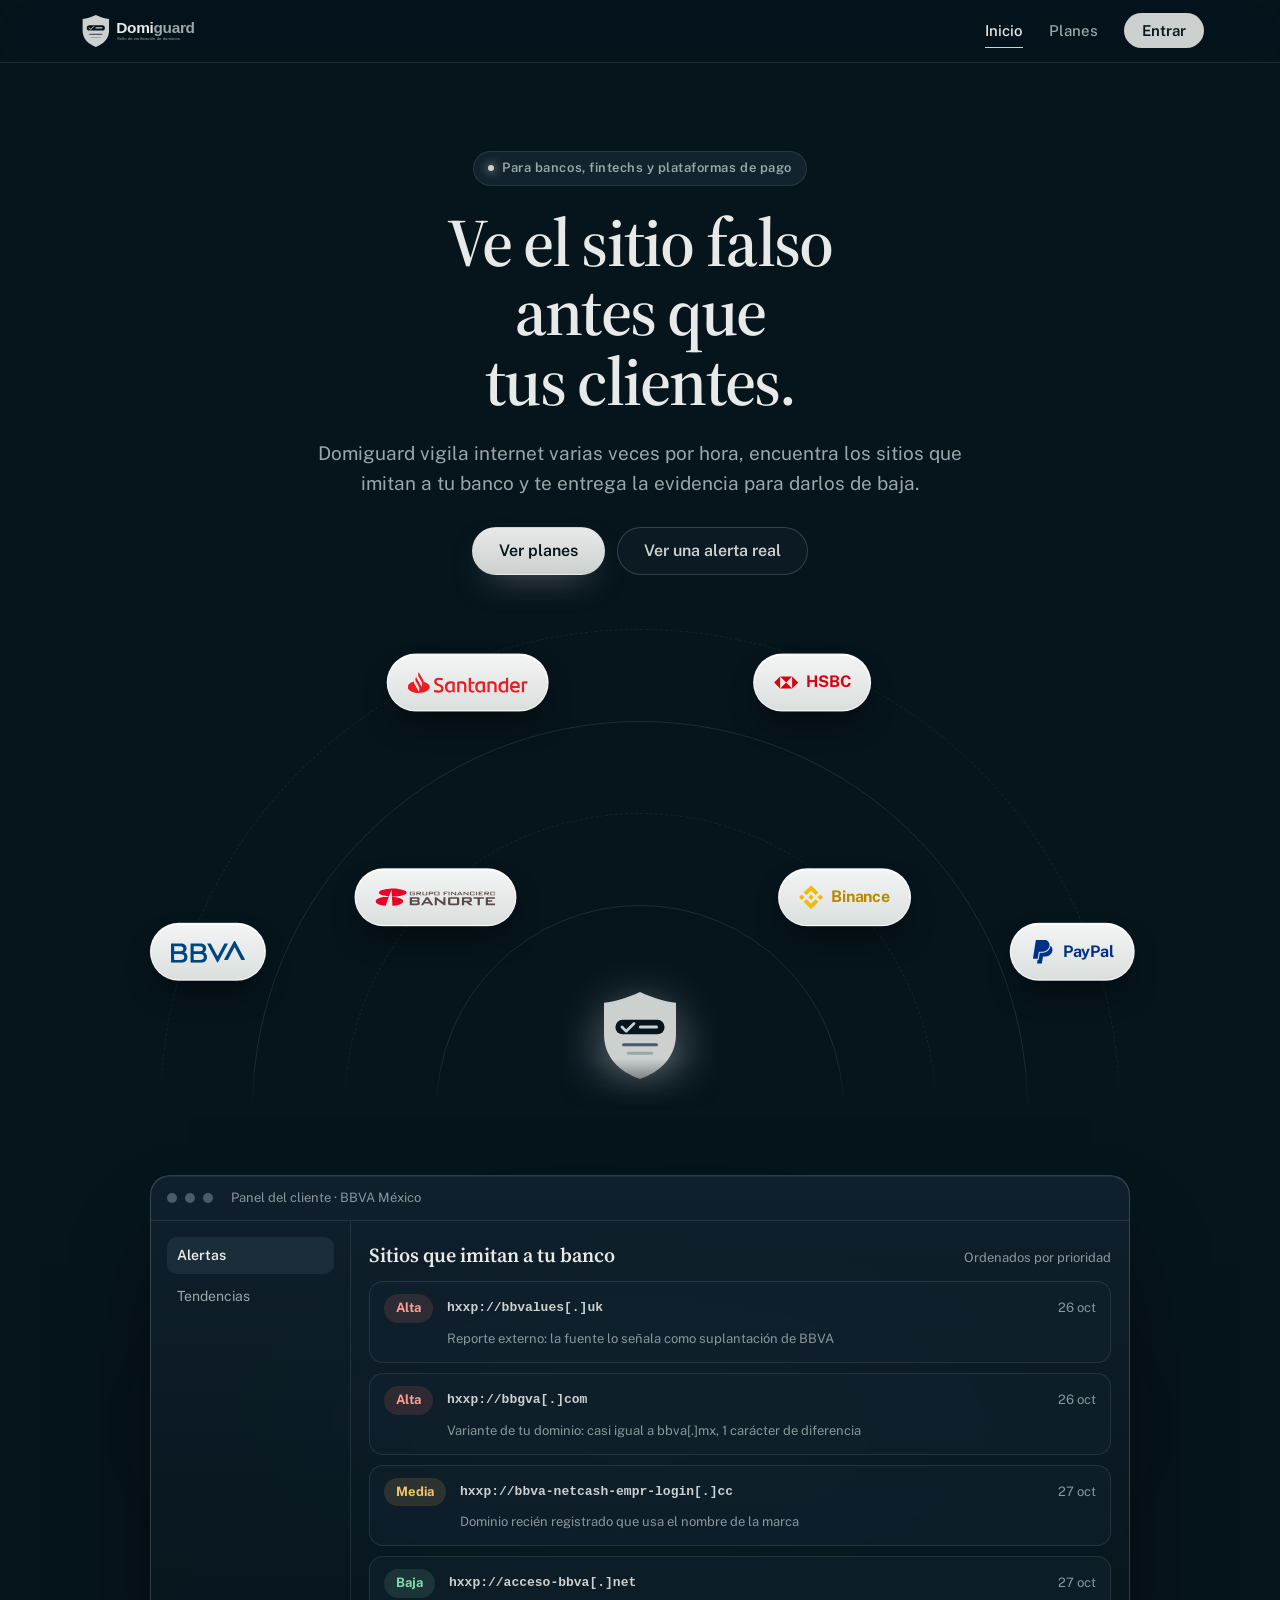
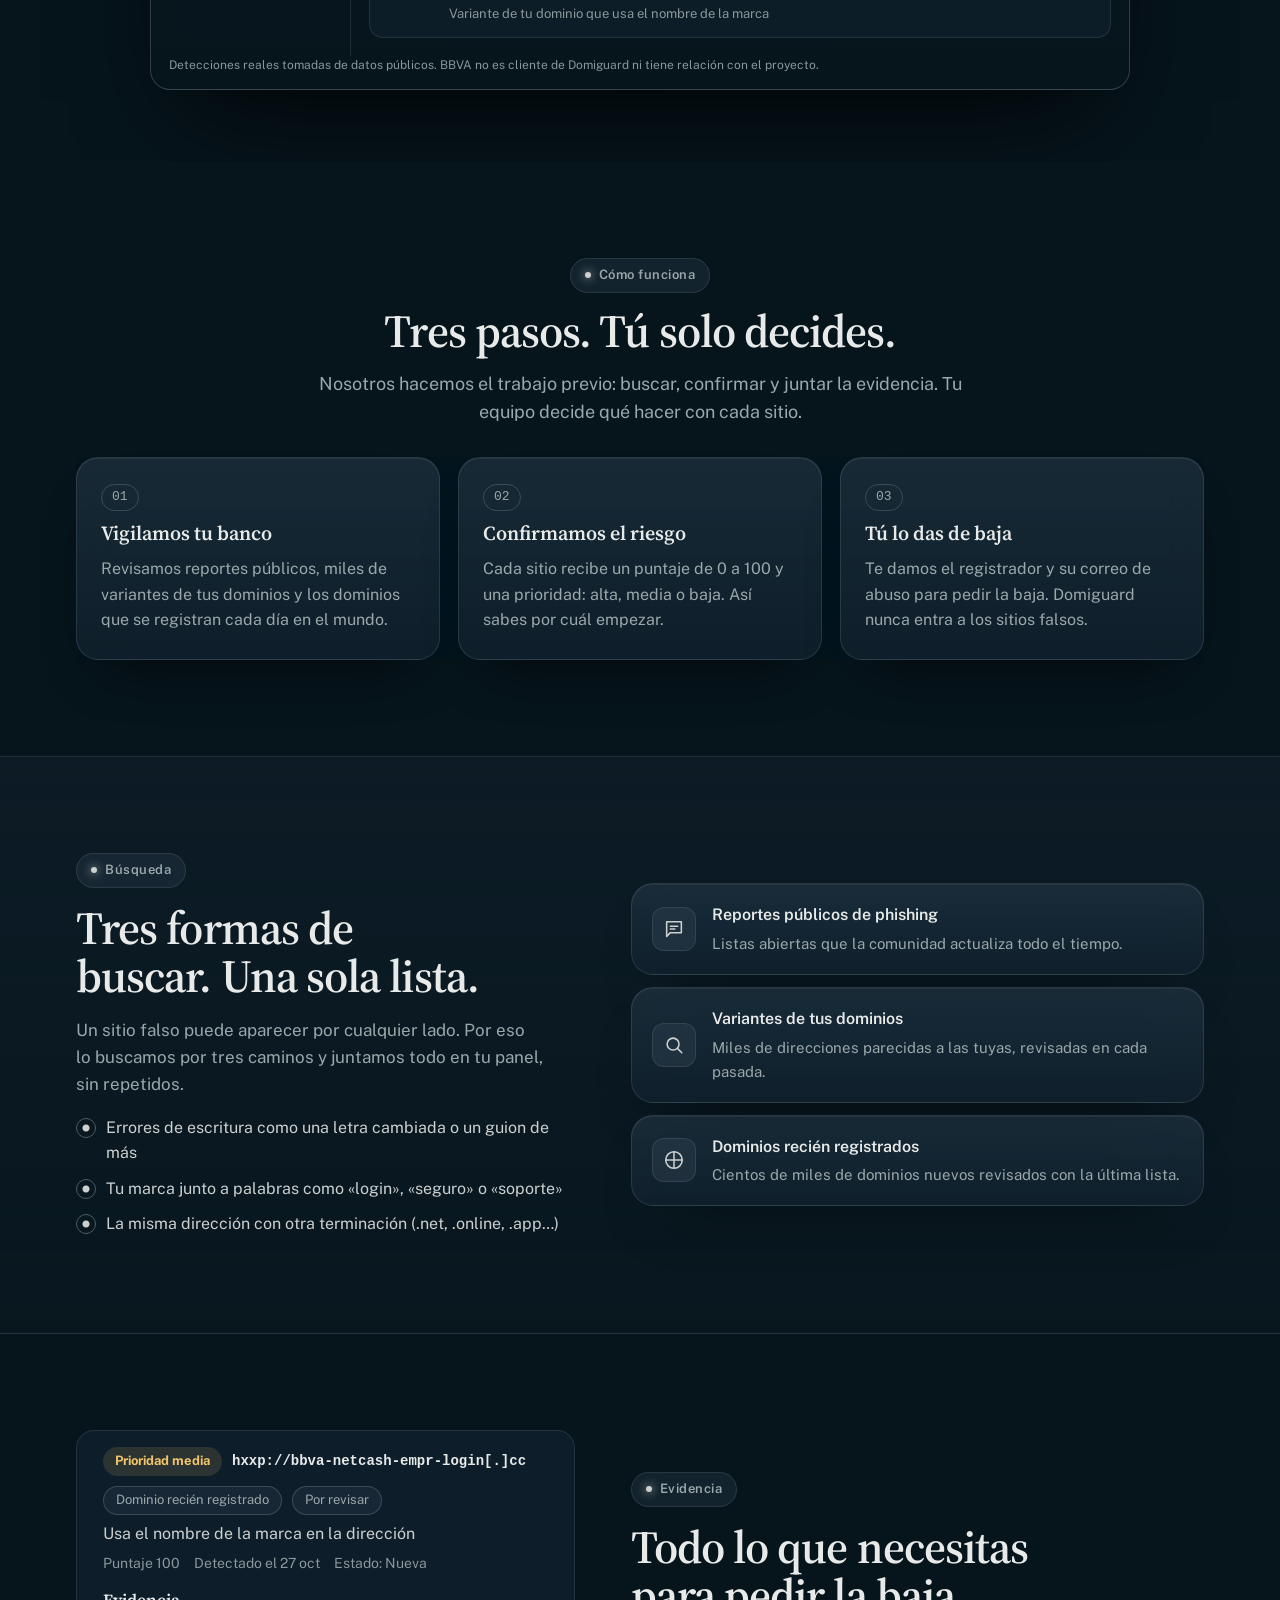
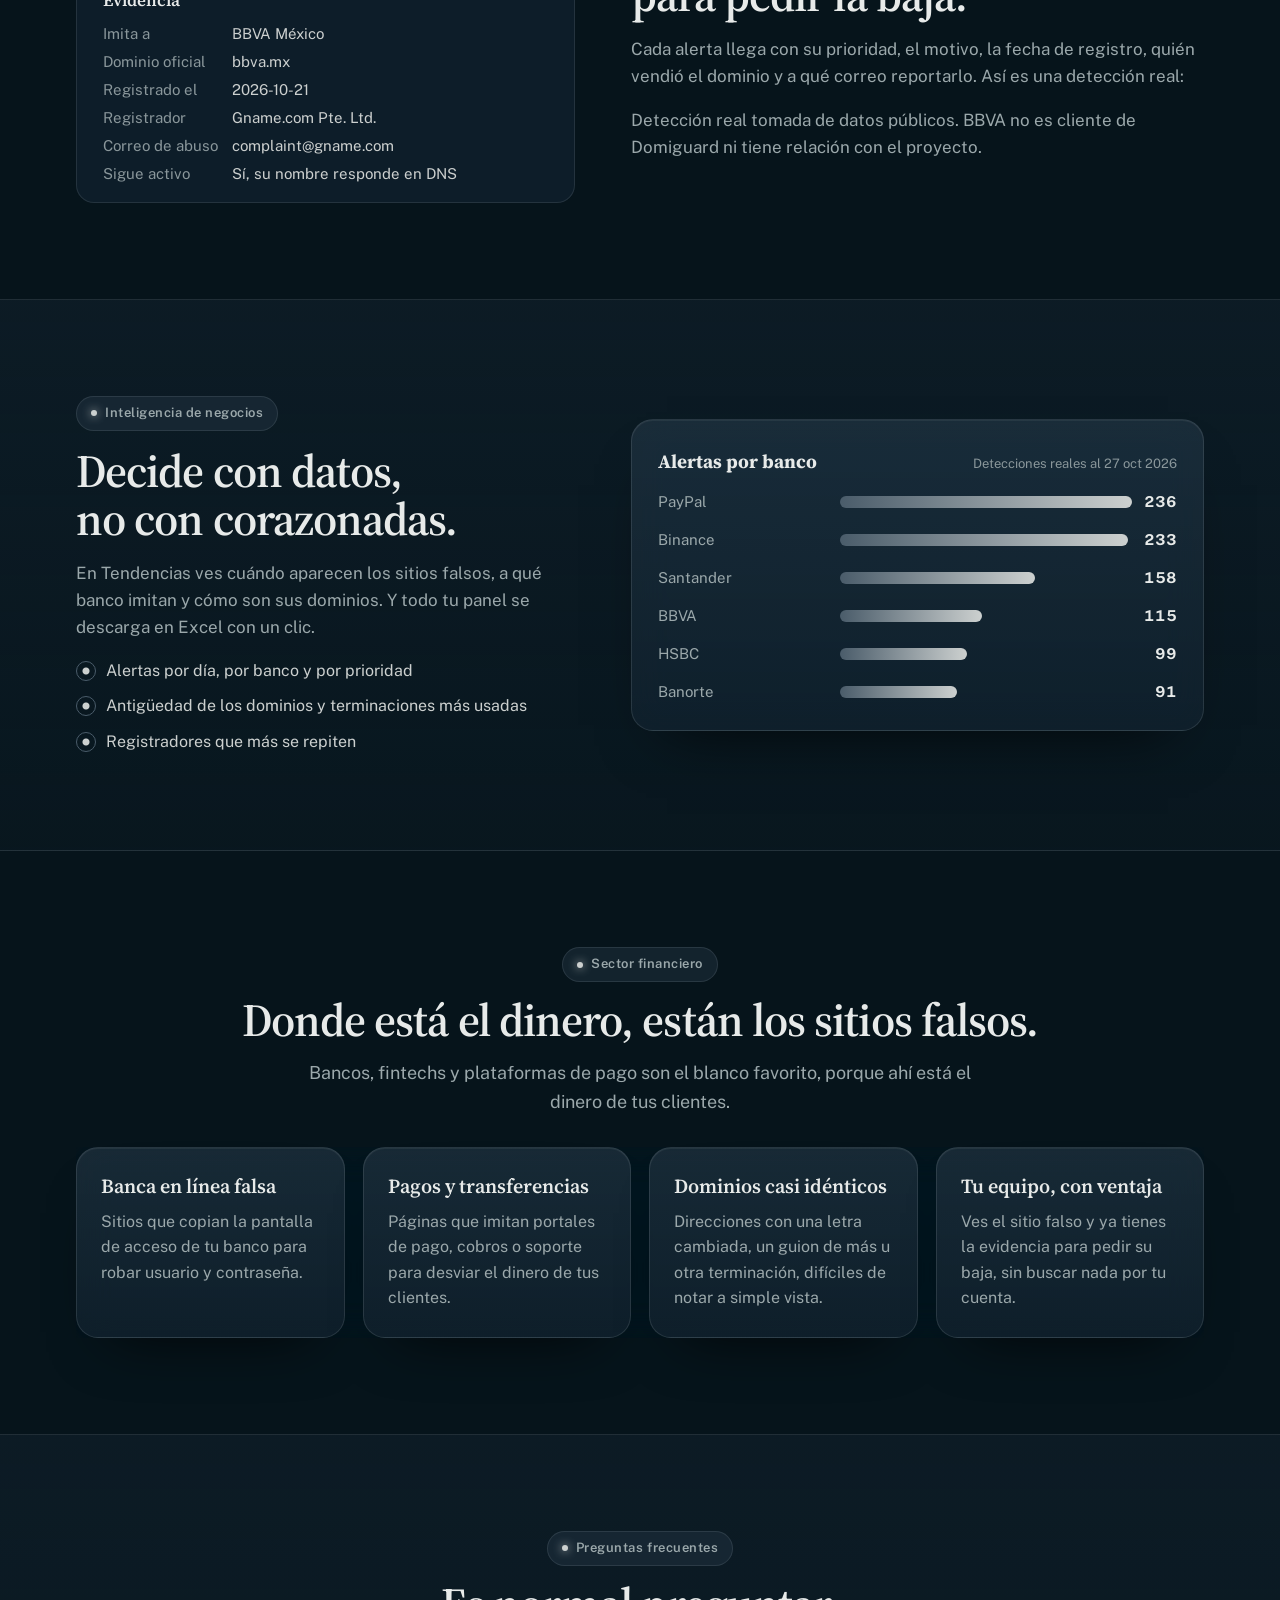
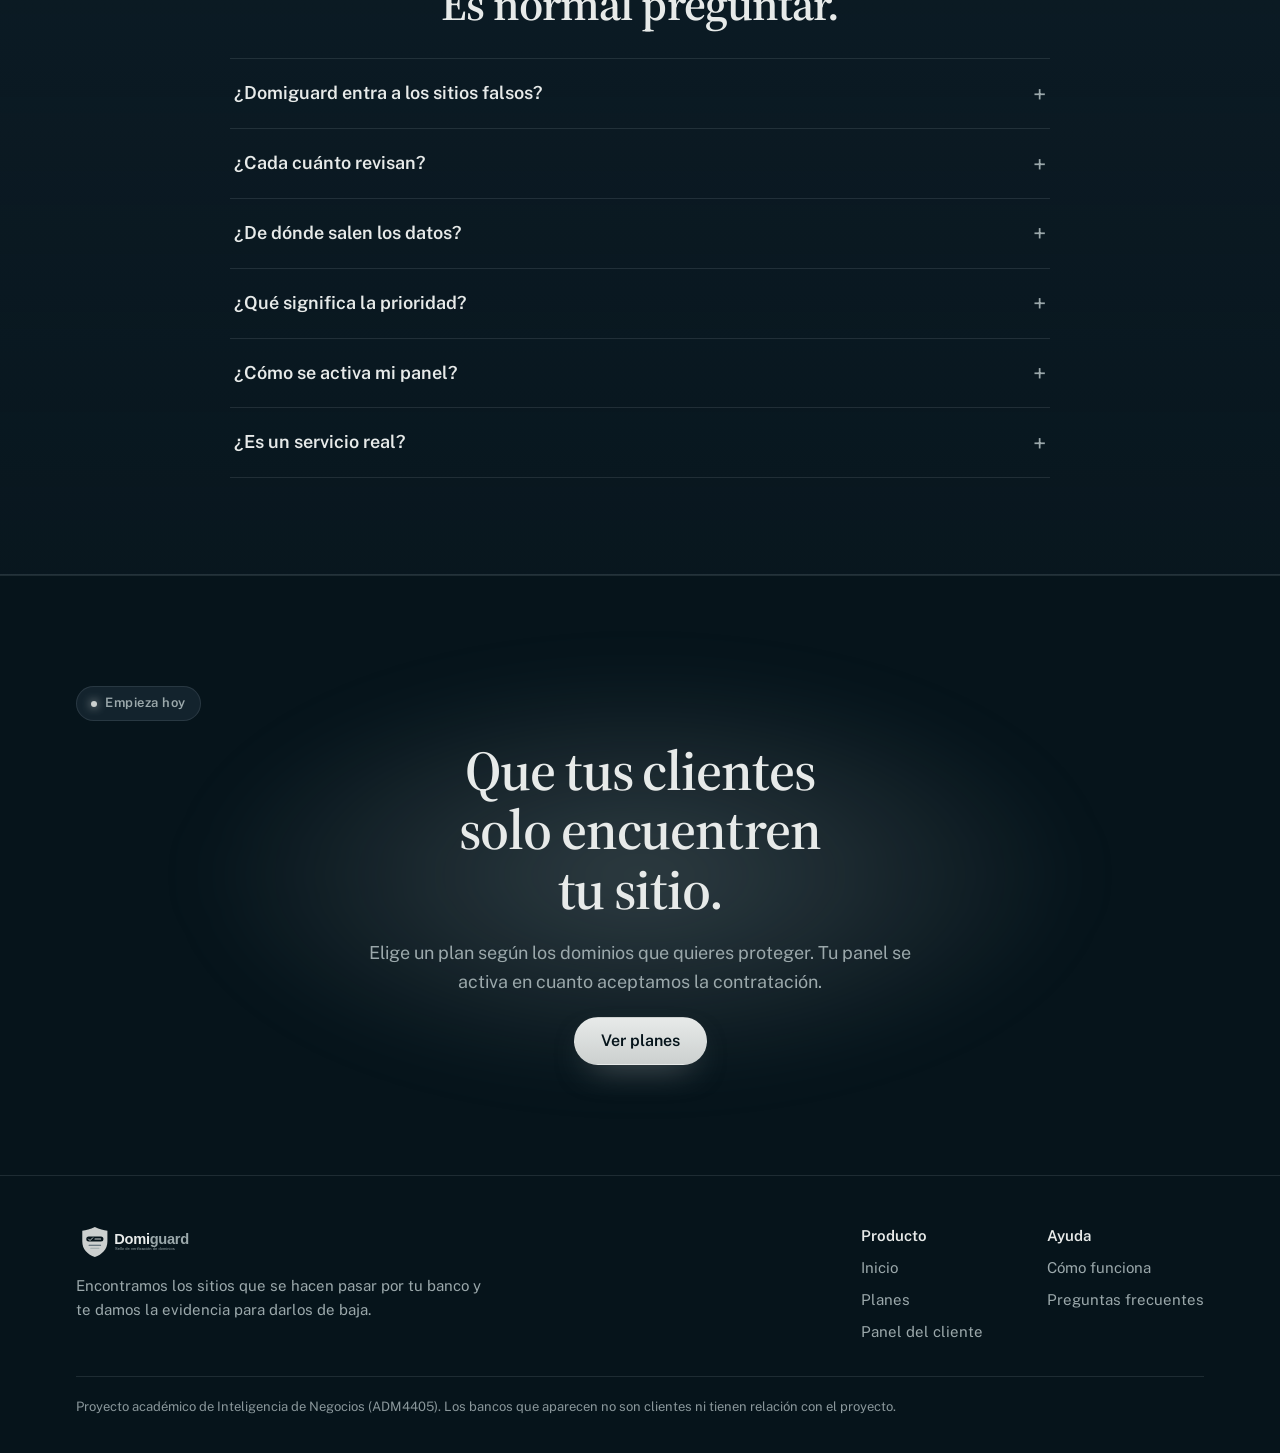
<file: web/index.html>
<!doctype html>
<html lang="es">
<head>
<meta charset="utf-8">
<meta name="viewport" content="width=device-width,initial-scale=1,viewport-fit=cover">
<title>Domiguard</title>
<meta name="description" content="Domiguard encuentra los sitios que suplantan a tu marca y te los entrega con evidencia, listos para darlos de baja.">
<meta name="theme-color" content="#06141B">
<!-- vista previa al compartir el enlace (WhatsApp, LinkedIn, Facebook, X) -->
<meta property="og:type" content="website">
<meta property="og:site_name" content="Domiguard">
<meta property="og:locale" content="es_MX">
<meta property="og:title" content="Domiguard">
<meta property="og:description" content="Domiguard encuentra los sitios que suplantan a tu marca y te los entrega con evidencia, listos para darlos de baja.">
<meta property="og:url" content="https://domiguard.github.io/">
<meta property="og:image" content="https://domiguard.github.io/img/compartir.png">
<meta property="og:image:width" content="1200">
<meta property="og:image:height" content="630">
<meta property="og:image:alt" content="Domiguard: ve el sitio falso antes que tus clientes">
<meta name="twitter:card" content="summary_large_image">
<link rel="icon" type="image/png" href="img/icono.png">
<link rel="preconnect" href="https://fonts.googleapis.com">
<link href="https://fonts.googleapis.com/css2?family=Public+Sans:wght@400;500;600;700&family=Source+Serif+4:opsz,wght@8..60,500;8..60,600&display=swap" rel="stylesheet">
<link rel="stylesheet" href="styles.css?v=navy-12">
</head>
<body>
<a class="skip" href="#como">Saltar al contenido</a>

<nav aria-label="Principal"><div class="wrap">
  <a href="index.html" aria-label="Domiguard, inicio"><img src="img/logo-navy.svg" alt="Domiguard, sello de verificación de dominios"></a>
  <ul>
    <li><a class="l" href="index.html" aria-current="page">Inicio</a></li>
    <li><a class="l" href="planes.html">Planes</a></li>
    <li data-menu="cliente" hidden><a class="l" href="tendencias.html">Tendencias</a></li>
    <li data-menu="cliente" hidden><a class="btn-nav" href="panel.html">Panel del cliente</a></li>
    <li data-menu="visitante"><a class="btn-nav" href="panel.html">Entrar</a></li>
  </ul>
</div></nav>

<header class="hero"><div class="wrap">
  <div class="tx centro" style="display:flex;flex-direction:column;gap:22px">
    <div class="eyebrow">Para bancos, fintechs y plataformas de pago</div>
    <h1>Ve el sitio falso antes que tus clientes.</h1>
    <p>Domiguard vigila internet varias veces por hora, encuentra los sitios que imitan a tu banco y te entrega la evidencia para darlos de baja.</p>
    <div class="btns"><a class="btn p" href="planes.html">Ver planes</a><a class="btn s" href="panel.html" data-menu="cliente" hidden>Abrir mi panel</a><a class="btn s" href="#evidencia" data-menu="visitante">Ver una alerta real</a></div>
  </div>
  <div class="orbita" aria-label="Marcas que vigila Domiguard">
    <div class="o-anillos" aria-hidden="true"><i style="--k:1"></i><i style="--k:.8"></i><i style="--k:.6"></i><i style="--k:.4"></i></div>
    <div class="o-centro"><img src="img/escudo.svg" alt="Domiguard"></div>
    <ul class="o-marcas">
      <li style="--a:160deg;--r:1;--p:.9"><span class="o-chip"><img src="img/marcas/bbva.svg" alt="BBVA" class="o-ancho"></span></li>
      <li style="--a:112deg;--r:1;--p:.9"><span class="o-chip"><img src="img/marcas/santander.svg" alt="Santander" class="o-ancho"></span></li>
      <li style="--a:68deg;--r:1;--p:.9"><span class="o-chip"><img src="img/marcas/hsbc.svg" alt="" class="o-icono"><b style="color:#DB0011">HSBC</b></span></li>
      <li style="--a:20deg;--r:1;--p:.9"><span class="o-chip"><img src="img/marcas/paypal.svg" alt="" class="o-icono"><b style="color:#003087">PayPal</b></span></li>
      <li style="--a:134deg;--r:.64;--p:.5"><span class="o-chip"><img src="img/marcas/banorte.svg" alt="Banorte" class="o-ancho"></span></li>
      <li style="--a:46deg;--r:.64;--p:.5"><span class="o-chip"><img src="img/marcas/binance.svg" alt="" class="o-icono"><b style="color:#B98A00">Binance</b></span></li>
    </ul>
  </div>
  <div class="escena">
    <div class="ventana" aria-label="Ejemplo del panel del cliente con detecciones reales">
      <div class="v-barra" aria-hidden="true"><i></i><i></i><i></i><span>Panel del cliente · BBVA México</span></div>
      <div class="v-cuerpo">
        <div class="v-lado" role="tablist" aria-label="Secciones del panel">
          <button type="button" role="tab" id="vt-alertas" aria-controls="vp-alertas" aria-selected="true">Alertas</button>
          <button type="button" role="tab" id="vt-tendencias" aria-controls="vp-tendencias" aria-selected="false" tabindex="-1">Tendencias</button>
        </div>
        <div class="v-main" role="tabpanel" id="vp-alertas" aria-labelledby="vt-alertas">
          <div class="v-tit"><strong>Sitios que imitan a tu banco</strong><span class="tiny">Ordenados por prioridad</span></div>
          <div class="v-fila alta"><span class="pill p-hi">Alta</span><span class="mono">hxxp://bbvalues[.]uk</span><span class="tiny" style="grid-column:auto">26 oct</span><span class="tiny">Reporte externo: la fuente lo señala como suplantación de BBVA</span></div>
          <div class="v-fila alta"><span class="pill p-hi">Alta</span><span class="mono">hxxp://bbgva[.]com</span><span class="tiny" style="grid-column:auto">26 oct</span><span class="tiny">Variante de tu dominio: casi igual a bbva[.]mx, 1 carácter de diferencia</span></div>
          <div class="v-fila media"><span class="pill p-mid">Media</span><span class="mono">hxxp://bbva-netcash-empr-login[.]cc</span><span class="tiny" style="grid-column:auto">27 oct</span><span class="tiny">Dominio recién registrado que usa el nombre de la marca</span></div>
          <div class="v-fila baja"><span class="pill p-lo">Baja</span><span class="mono">hxxp://acceso-bbva[.]net</span><span class="tiny" style="grid-column:auto">27 oct</span><span class="tiny">Variante de tu dominio que usa el nombre de la marca</span></div>
        </div>
        <div class="v-main" role="tabpanel" id="vp-tendencias" aria-labelledby="vt-tendencias" hidden>
          <div class="v-tit"><strong>Tendencias de tu banco</strong><span class="tiny">Todas las detecciones al 27 oct 2026</span></div>
          <div class="v-kpis">
            <div><b>115</b><span>alertas</span></div>
            <div><b>2</b><span>prioridad alta</span></div>
            <div><b>3</b><span>prioridad media</span></div>
          </div>
          <div class="v-graf">
            <div class="v-bloque"><span class="v-sub">Cómo las encontramos</span>
              <div class="barra"><span>Variantes de tu dominio</span><i style="width:100%"></i><b>111</b></div>
              <div class="barra"><span>Reportes externos</span><i style="width:2.7%"></i><b>3</b></div>
              <div class="barra"><span>Recién registrados</span><i style="width:1%"></i><b>1</b></div>
            </div>
            <div class="v-bloque"><span class="v-sub">Terminaciones más usadas</span>
              <div class="barra"><span>[.]com</span><i style="width:100%"></i><b>81</b></div>
              <div class="barra"><span>[.]mx</span><i style="width:29.6%"></i><b>24</b></div>
              <div class="barra"><span>[.]net</span><i style="width:3.7%"></i><b>3</b></div>
              <div class="barra"><span>Otras</span><i style="width:3.7%"></i><b>3</b></div>
            </div>
          </div>
        </div>
      </div>
      <div class="v-nota">Detecciones reales tomadas de datos públicos. BBVA no es cliente de Domiguard ni tiene relación con el proyecto.</div>
    </div>
  </div>
</div></header>

<div class="cifras" aria-label="Lo que revisó el robot en su última revisión">
  <div><b data-cifra="variantes_vigiladas">—</b><span>variantes de los dominios de los bancos en cada revisión</span></div>
  <div><b data-cifra="nrd_revisados">—</b><span>dominios recién registrados revisados en la última lista</span></div>
  <div><b data-cifra="total">—</b><span>sitios de phishing reportados en nuestra base</span></div>
  <div><b data-cifra="hora">—</b><span data-cifra="dia">última revisión (hora de Mérida)</span></div>
</div>

<main>
<section class="blk" id="como"><div class="wrap">
  <div class="cabeza centro"><div class="eyebrow">Cómo funciona</div><h2>Tres pasos. Tú solo decides.</h2>
    <p class="lead">Nosotros hacemos el trabajo previo: buscar, confirmar y juntar la evidencia. Tu equipo decide qué hacer con cada sitio.</p></div>
  <div class="flow">
    <div class="card"><span class="num">01</span><b>Vigilamos tu banco</b><span>Revisamos reportes públicos, miles de variantes de tus dominios y los dominios que se registran cada día en el mundo.</span></div>
    <div class="card"><span class="num">02</span><b>Confirmamos el riesgo</b><span>Cada sitio recibe un puntaje de 0 a 100 y una prioridad: alta, media o baja. Así sabes por cuál empezar.</span></div>
    <div class="card"><span class="num">03</span><b>Tú lo das de baja</b><span>Te damos el registrador y su correo de abuso para pedir la baja. Domiguard nunca entra a los sitios falsos.</span></div>
  </div>
</div></section>

<section class="blk alt"><div class="wrap">
  <div class="fila">
    <div class="fila-tx"><div class="eyebrow">Búsqueda</div><h2>Tres formas de buscar. Una sola lista.</h2>
      <p>Un sitio falso puede aparecer por cualquier lado. Por eso lo buscamos por tres caminos y juntamos todo en tu panel, sin repetidos.</p>
      <ul class="lista-ok"><li>Errores de escritura como una letra cambiada o un guion de más</li><li>Tu marca junto a palabras como «login», «seguro» o «soporte»</li><li>La misma dirección con otra terminación (.net, .online, .app…)</li></ul></div>
    <div class="fila-vis caminos">
      <div class="card camino"><svg viewBox="0 0 24 24" aria-hidden="true" fill="none" stroke="currentColor" stroke-width="1.7" stroke-linecap="round" stroke-linejoin="round"><path d="M4 4h16v12H8l-4 4z"/><path d="M8 9h8M8 12h5"/></svg><b>Reportes públicos de phishing</b><span>Listas abiertas que la comunidad actualiza todo el tiempo.</span></div>
      <div class="card camino"><svg viewBox="0 0 24 24" aria-hidden="true" fill="none" stroke="currentColor" stroke-width="1.7" stroke-linecap="round" stroke-linejoin="round"><circle cx="11" cy="11" r="6.5"/><path d="m16 16 4.5 4.5"/></svg><b>Variantes de tus dominios</b><span><span data-cifra="variantes_vigiladas">Miles de</span> direcciones parecidas a las tuyas, revisadas en cada pasada.</span></div>
      <div class="card camino"><svg viewBox="0 0 24 24" aria-hidden="true" fill="none" stroke="currentColor" stroke-width="1.7" stroke-linecap="round" stroke-linejoin="round"><path d="M12 3v18M3 12h18"/><circle cx="12" cy="12" r="9"/></svg><b>Dominios recién registrados</b><span><span data-cifra="nrd_revisados">Cientos de miles de</span> dominios nuevos revisados con la última lista.</span></div>
    </div>
  </div>
</div></section>

<section class="blk" id="evidencia"><div class="wrap">
  <div class="fila inv">
    <div class="fila-tx"><div class="eyebrow">Evidencia</div><h2>Todo lo que necesitas para pedir la baja.</h2>
      <p>Cada alerta llega con su prioridad, el motivo, la fecha de registro, quién vendió el dominio y a qué correo reportarlo. Así es una detección real:</p>
      <p class="tiny">Detección real tomada de datos públicos. BBVA no es cliente de Domiguard ni tiene relación con el proyecto.</p></div>
    <article class="fila-vis al media" aria-label="Ejemplo de alerta">
      <div class="al-top"><span class="pill p-mid">Prioridad media</span><span class="mono">hxxp://bbva-netcash-empr-login[.]cc</span><span class="tag">Dominio recién registrado</span><span class="tag">Por revisar</span></div>
      <div>Usa el nombre de la marca en la dirección</div>
      <div class="al-meta"><span>Puntaje 100</span><span>Detectado el 27 oct</span><span>Estado: Nueva</span></div>
      <div class="ev"><div><h4>Evidencia</h4><dl>
        <dt>Imita a</dt><dd>BBVA México</dd>
        <dt>Dominio oficial</dt><dd>bbva.mx</dd>
        <dt>Registrado el</dt><dd>2026-10-21</dd>
        <dt>Registrador</dt><dd>Gname.com Pte. Ltd.</dd>
        <dt>Correo de abuso</dt><dd>complaint@gname.com</dd>
        <dt>Sigue activo</dt><dd>Sí, su nombre responde en DNS</dd>
      </dl></div></div>
    </article>
  </div>
</div></section>

<section class="blk alt"><div class="wrap">
  <div class="fila">
    <div class="fila-tx"><div class="eyebrow">Inteligencia de negocios</div><h2>Decide con datos, no con corazonadas.</h2>
      <p>En Tendencias ves cuándo aparecen los sitios falsos, a qué banco imitan y cómo son sus dominios. Y todo tu panel se descarga en Excel con un clic.</p>
      <ul class="lista-ok"><li>Alertas por día, por banco y por prioridad</li><li>Antigüedad de los dominios y terminaciones más usadas</li><li>Registradores que más se repiten</li></ul></div>
    <div class="fila-vis card barras" aria-label="Alertas detectadas por banco al 27 de octubre de 2026">
      <div class="spread"><b style="font-family:var(--f-display);font-size:19px;color:var(--n6)">Alertas por banco</b><span class="tiny">Detecciones reales al 27 oct 2026</span></div>
      <div class="barra"><span>PayPal</span><i style="width:100%"></i><b>236</b></div>
      <div class="barra"><span>Binance</span><i style="width:98.7%"></i><b>233</b></div>
      <div class="barra"><span>Santander</span><i style="width:66.9%"></i><b>158</b></div>
      <div class="barra"><span>BBVA</span><i style="width:48.7%"></i><b>115</b></div>
      <div class="barra"><span>HSBC</span><i style="width:41.9%"></i><b>99</b></div>
      <div class="barra"><span>Banorte</span><i style="width:38.6%"></i><b>91</b></div>
    </div>
  </div>
</div></section>

<section class="blk" id="sector"><div class="wrap">
  <div class="cabeza centro"><div class="eyebrow">Sector financiero</div><h2>Donde está el dinero, están los sitios falsos.</h2>
    <p class="lead">Bancos, fintechs y plataformas de pago son el blanco favorito, porque ahí está el dinero de tus clientes.</p></div>
  <div class="flow" style="grid-template-columns:repeat(auto-fit,minmax(min(100%,250px),1fr))">
    <div class="card"><b>Banca en línea falsa</b><span>Sitios que copian la pantalla de acceso de tu banco para robar usuario y contraseña.</span></div>
    <div class="card"><b>Pagos y transferencias</b><span>Páginas que imitan portales de pago, cobros o soporte para desviar el dinero de tus clientes.</span></div>
    <div class="card"><b>Dominios casi idénticos</b><span>Direcciones con una letra cambiada, un guion de más u otra terminación, difíciles de notar a simple vista.</span></div>
    <div class="card"><b>Tu equipo, con ventaja</b><span>Ves el sitio falso y ya tienes la evidencia para pedir su baja, sin buscar nada por tu cuenta.</span></div>
  </div>
</div></section>

<section class="blk alt" id="preguntas"><div class="wrap">
  <div class="cabeza centro"><div class="eyebrow">Preguntas frecuentes</div><h2>Es normal preguntar.</h2></div>
  <div class="faq">
    <details><summary>¿Domiguard entra a los sitios falsos?</summary><p>No. Solo preguntamos si el dominio existe (DNS) y consultamos su registro público (RDAP). Nunca abrimos ni contactamos un sitio sospechoso.</p></details>
    <details><summary>¿Cada cuánto revisan?</summary><p>El robot corre solo, más o menos cada 10 minutos. En cada pasada revisa las variantes de tus dominios; los reportes públicos, una vez por hora; y la lista de dominios recién registrados, cada vez que sale una nueva (más o menos una vez al día).</p></details>
    <details><summary>¿De dónde salen los datos?</summary><p>De fuentes abiertas: PhishHunt y Phishing.Database para los reportes, la lista pública de dominios recién registrados y nuestra propia búsqueda de variantes por DNS.</p></details>
    <details><summary>¿Qué significa la prioridad?</summary><p>Manda la antigüedad del dominio, porque el banco no registra hoy una dirección parecida a la suya y un estafador sí. Alta: registrado hace 30 días o menos. Media: de 1 a 12 meses. Baja: de hace más de un año (suele ser del propio banco o de otro negocio) o sin fecha conocida. Los sitios que ya denunció un reporte externo van en alta o media aunque sean viejos.</p></details>
    <details><summary>¿Cómo se activa mi panel?</summary><p>Contratas un plan con tu correo y creas tu cuenta con ese mismo correo. Cuando el equipo de Domiguard acepta la contratación, tu panel muestra solo las alertas de tu banco.</p></details>
    <details><summary>¿Es un servicio real?</summary><p>Es un proyecto académico de Inteligencia de Negocios (ADM4405). Las detecciones son reales, pero el pago es de demostración y los bancos que aparecen no son clientes.</p></details>
  </div>
</div></section>
</main>

<section class="final"><div class="wrap">
  <div class="eyebrow">Empieza hoy</div>
  <h2>Que tus clientes solo encuentren tu sitio.</h2>
  <p>Elige un plan según los dominios que quieres proteger. Tu panel se activa en cuanto aceptamos la contratación.</p>
  <div class="btns" style="justify-content:center"><a class="btn p" href="planes.html">Ver planes</a></div>
</div></section>

<footer><div class="wrap">
  <div class="pie-marca"><img src="img/logo-navy.svg" alt="Domiguard"><span>Encontramos los sitios que se hacen pasar por tu banco y te damos la evidencia para darlos de baja.</span></div>
  <div class="pie-cols">
    <div><b>Producto</b><a href="index.html">Inicio</a><a href="planes.html">Planes</a><a href="panel.html">Panel del cliente</a></div>
    <div><b>Ayuda</b><a href="#como">Cómo funciona</a><a href="#preguntas">Preguntas frecuentes</a></div>
  </div>
  <div class="pie-fin">Proyecto académico de Inteligencia de Negocios (ADM4405). Los bancos que aparecen no son clientes ni tienen relación con el proyecto.</div>
</div></footer>

<script src="config.js"></script>
<script src="sesion.js?v=folio-1"></script>
<script src="inicio.js?v=navy-3"></script>
</body>
</html>
</file>
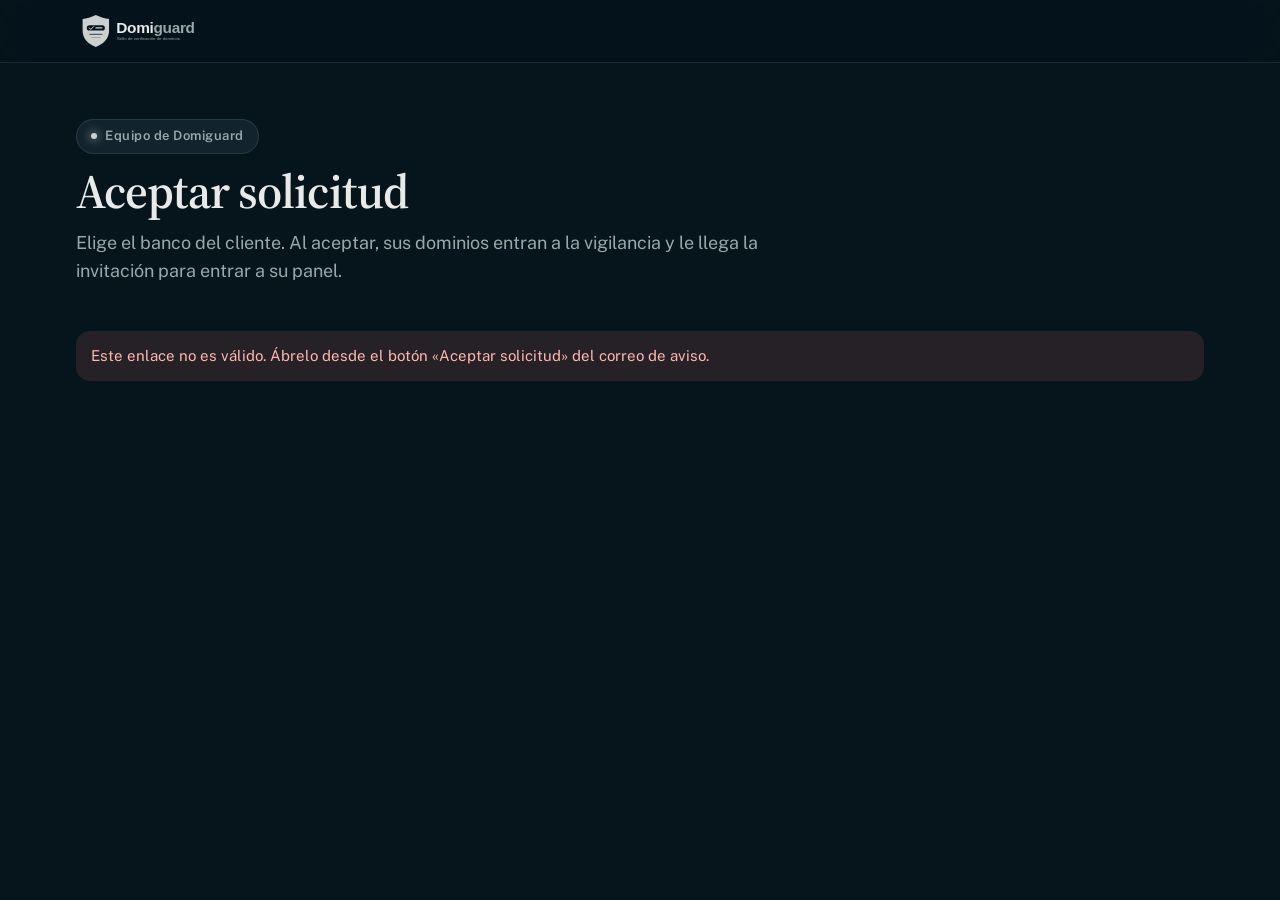
<file: web/aceptar.html>
<!doctype html>
<html lang="es">
<head>
<meta charset="utf-8">
<meta name="viewport" content="width=device-width,initial-scale=1,viewport-fit=cover">
<meta name="robots" content="noindex,nofollow">
<meta name="referrer" content="no-referrer">
<title>Aceptar solicitud · Domiguard</title>
<meta name="theme-color" content="#06141B">
<link rel="icon" type="image/png" href="img/icono.png">
<link rel="preconnect" href="https://fonts.googleapis.com">
<link href="https://fonts.googleapis.com/css2?family=Public+Sans:wght@400;500;600;700&family=Source+Serif+4:opsz,wght@8..60,500;8..60,600&display=swap" rel="stylesheet">
<link rel="stylesheet" href="styles.css?v=navy-12">
</head>
<body>
<nav aria-label="Principal"><div class="wrap">
  <a href="index.html" aria-label="Domiguard, inicio"><img src="img/logo-navy.svg" alt="Domiguard, sello de verificación de dominios"></a>
</div></nav>

<main>
<section class="blk interna"><div class="wrap">
  <div class="pag-cab"><div><div class="eyebrow">Equipo de Domiguard</div><h2>Aceptar solicitud</h2>
    <p class="lead">Elige el banco del cliente. Al aceptar, sus dominios entran a la vigilancia y le llega la invitación para entrar a su panel.</p></div></div>
  <div id="caja" class="pila" aria-live="polite"><p class="tiny">Cargando la solicitud…</p></div>
</div></section>
</main>

<script src="config.js"></script>
<script src="aceptar.js?v=3"></script>
</body>
</html>
</file>
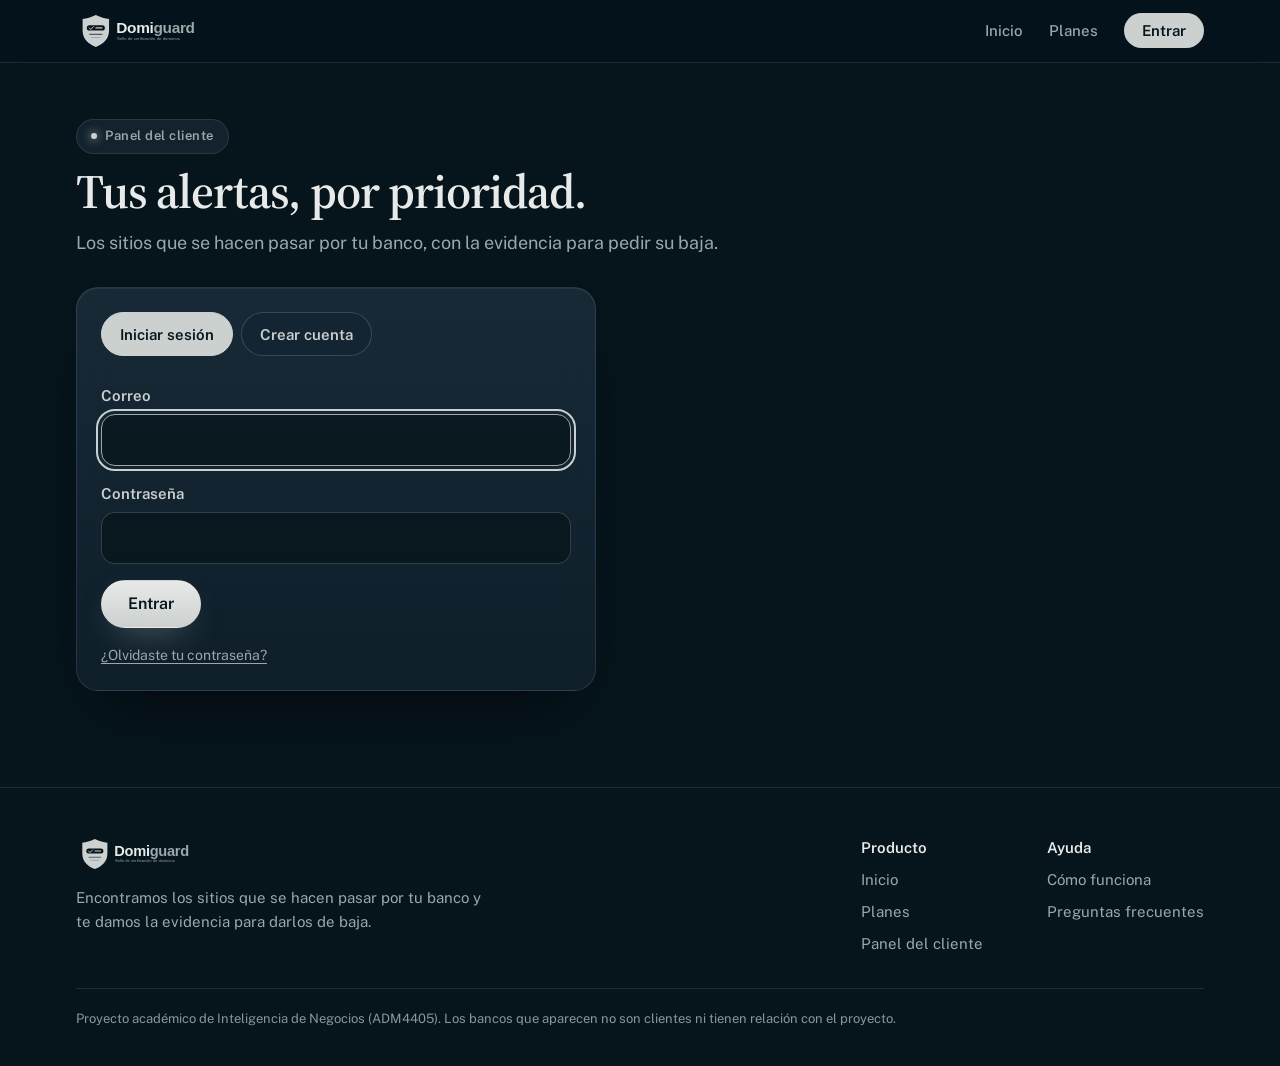
<file: web/panel.html>
<!doctype html>
<html lang="es">
<head>
<meta charset="utf-8">
<meta name="viewport" content="width=device-width,initial-scale=1,viewport-fit=cover">
<title>Panel del cliente · Domiguard</title>
<meta name="description" content="Domiguard encuentra los sitios que suplantan a tu marca y te los entrega con evidencia, listos para darlos de baja.">
<!-- vista previa al compartir el enlace (WhatsApp, LinkedIn, Facebook, X) -->
<meta property="og:type" content="website">
<meta property="og:site_name" content="Domiguard">
<meta property="og:locale" content="es_MX">
<meta property="og:title" content="Panel del cliente · Domiguard">
<meta property="og:description" content="Domiguard encuentra los sitios que suplantan a tu marca y te los entrega con evidencia, listos para darlos de baja.">
<meta property="og:url" content="https://domiguard.github.io/panel.html">
<meta property="og:image" content="https://domiguard.github.io/img/compartir.png">
<meta property="og:image:width" content="1200">
<meta property="og:image:height" content="630">
<meta property="og:image:alt" content="Domiguard: ve el sitio falso antes que tus clientes">
<meta name="twitter:card" content="summary_large_image">
<link rel="icon" type="image/png" href="img/icono.png">
<link rel="preconnect" href="https://fonts.googleapis.com">
<link href="https://fonts.googleapis.com/css2?family=Public+Sans:wght@400;500;600;700&family=Source+Serif+4:opsz,wght@8..60,500;8..60,600&display=swap" rel="stylesheet">
<meta name="theme-color" content="#06141B">
<link rel="stylesheet" href="styles.css?v=navy-12">
</head>
<body>
<a class="skip" href="#panel">Saltar al contenido</a>

<nav aria-label="Principal"><div class="wrap">
  <a href="index.html" aria-label="Domiguard, inicio"><img src="img/logo-navy.svg" alt="Domiguard, sello de verificación de dominios"></a>
  <ul>
    <li><a class="l" href="index.html">Inicio</a></li>
    <li><a class="l" href="planes.html">Planes</a></li>
    <li data-menu="cliente" hidden><a class="l" href="tendencias.html">Tendencias</a></li>
    <li data-menu="cliente" hidden><a class="btn-nav" href="panel.html" aria-current="page">Panel del cliente</a></li>
    <li data-menu="visitante"><a class="btn-nav" href="panel.html" aria-current="page">Entrar</a></li>
  </ul>
</div></nav>

<main>
<section class="blk interna" id="panel"><div class="wrap">
  <div class="pag-cab">
    <div><div class="eyebrow">Panel del cliente</div><h2>Tus alertas, por prioridad.</h2><p class="lead">Los sitios que se hacen pasar por tu banco, con la evidencia para pedir su baja.</p></div>
    <div class="tiny" style="text-align:right"><span id="m-estado">Cargando…</span><div id="sesion-barra" class="sesion-barra"></div></div>
  </div>

  <div id="acceso" hidden></div>
  <div id="contenido" class="pila" hidden>

  <div class="card" style="display:flex;flex-wrap:wrap;gap:20px;align-items:flex-end">
    <div class="field" style="flex:1 1 240px"><label for="marca">Banco o fintech vigilado</label><select id="marca"></select></div>
    <div style="flex:2 1 320px;min-width:0">
      <div class="tiny">Dominios oficiales que protegemos</div>
      <div id="m-dominios" class="chips" style="margin:6px 0 0"></div>
      <div class="tiny" id="m-vigiladas"></div>
    </div>
  </div>
  <p class="note" style="margin:-8px 0 0">Detecciones reales tomadas de datos públicos. Los bancos que aparecen no son clientes de Domiguard ni tienen relación con el proyecto.</p>

  <div class="grid" id="m-kpis" style="grid-template-columns:repeat(auto-fit,minmax(180px,1fr))"></div>

  <div class="card con-descarga">
    <button type="button" class="descargar-ico" id="m-excel" disabled aria-label="Descargar Excel" title="Descargar Excel"><svg viewBox="0 0 24 24" aria-hidden="true" focusable="false" fill="none" stroke="currentColor" stroke-width="1.9" stroke-linecap="round" stroke-linejoin="round"><path d="M12 4v10"/><path d="m7.5 9.5 4.5 4.5 4.5-4.5"/><path d="M4.5 15v3a1.5 1.5 0 0 0 1.5 1.5h12a1.5 1.5 0 0 0 1.5-1.5v-3"/></svg></button>
    <div class="field buscar"><label for="m-buscar">Buscar dominio o folio</label><input type="search" id="m-buscar" placeholder="Por ejemplo login o DG-2026-00123" autocomplete="off" spellcheck="false"></div>
    <div class="chips" role="group" aria-label="Filtro de alertas" id="m-chips"></div>
    <div class="chips" role="group" aria-label="Filtro por canal" id="m-canales" hidden></div>
    <div id="m-list" class="alerts"></div>
    <div class="empty" id="m-empty" hidden>No hay alertas con este filtro.</div>
    <p class="note">Las direcciones se muestran con puntos entre corchetes y sin enlace, para que nadie entre por accidente. El puntaje es la probabilidad de phishing que calcula el modelo de Domiguard, de 0 a 100.</p>
  </div>
  </div>
</div></section>

</main>

<footer><div class="wrap">
  <div class="pie-marca"><img src="img/logo-navy.svg" alt="Domiguard"><span>Encontramos los sitios que se hacen pasar por tu banco y te damos la evidencia para darlos de baja.</span></div>
  <div class="pie-cols">
    <div><b>Producto</b><a href="index.html">Inicio</a><a href="planes.html">Planes</a><a href="panel.html">Panel del cliente</a></div>
    <div><b>Ayuda</b><a href="index.html#como">Cómo funciona</a><a href="index.html#preguntas">Preguntas frecuentes</a></div>
  </div>
  <div class="pie-fin">Proyecto académico de Inteligencia de Negocios (ADM4405). Los bancos que aparecen no son clientes ni tienen relación con el proyecto.</div>
</div></footer>

<script src="config.js"></script>
<script src="sesion.js?v=folio-1"></script>
<script src="excel.js?v=excel-1"></script>
<script src="app.js?v=copia-1"></script>
</body>
</html>
</file>
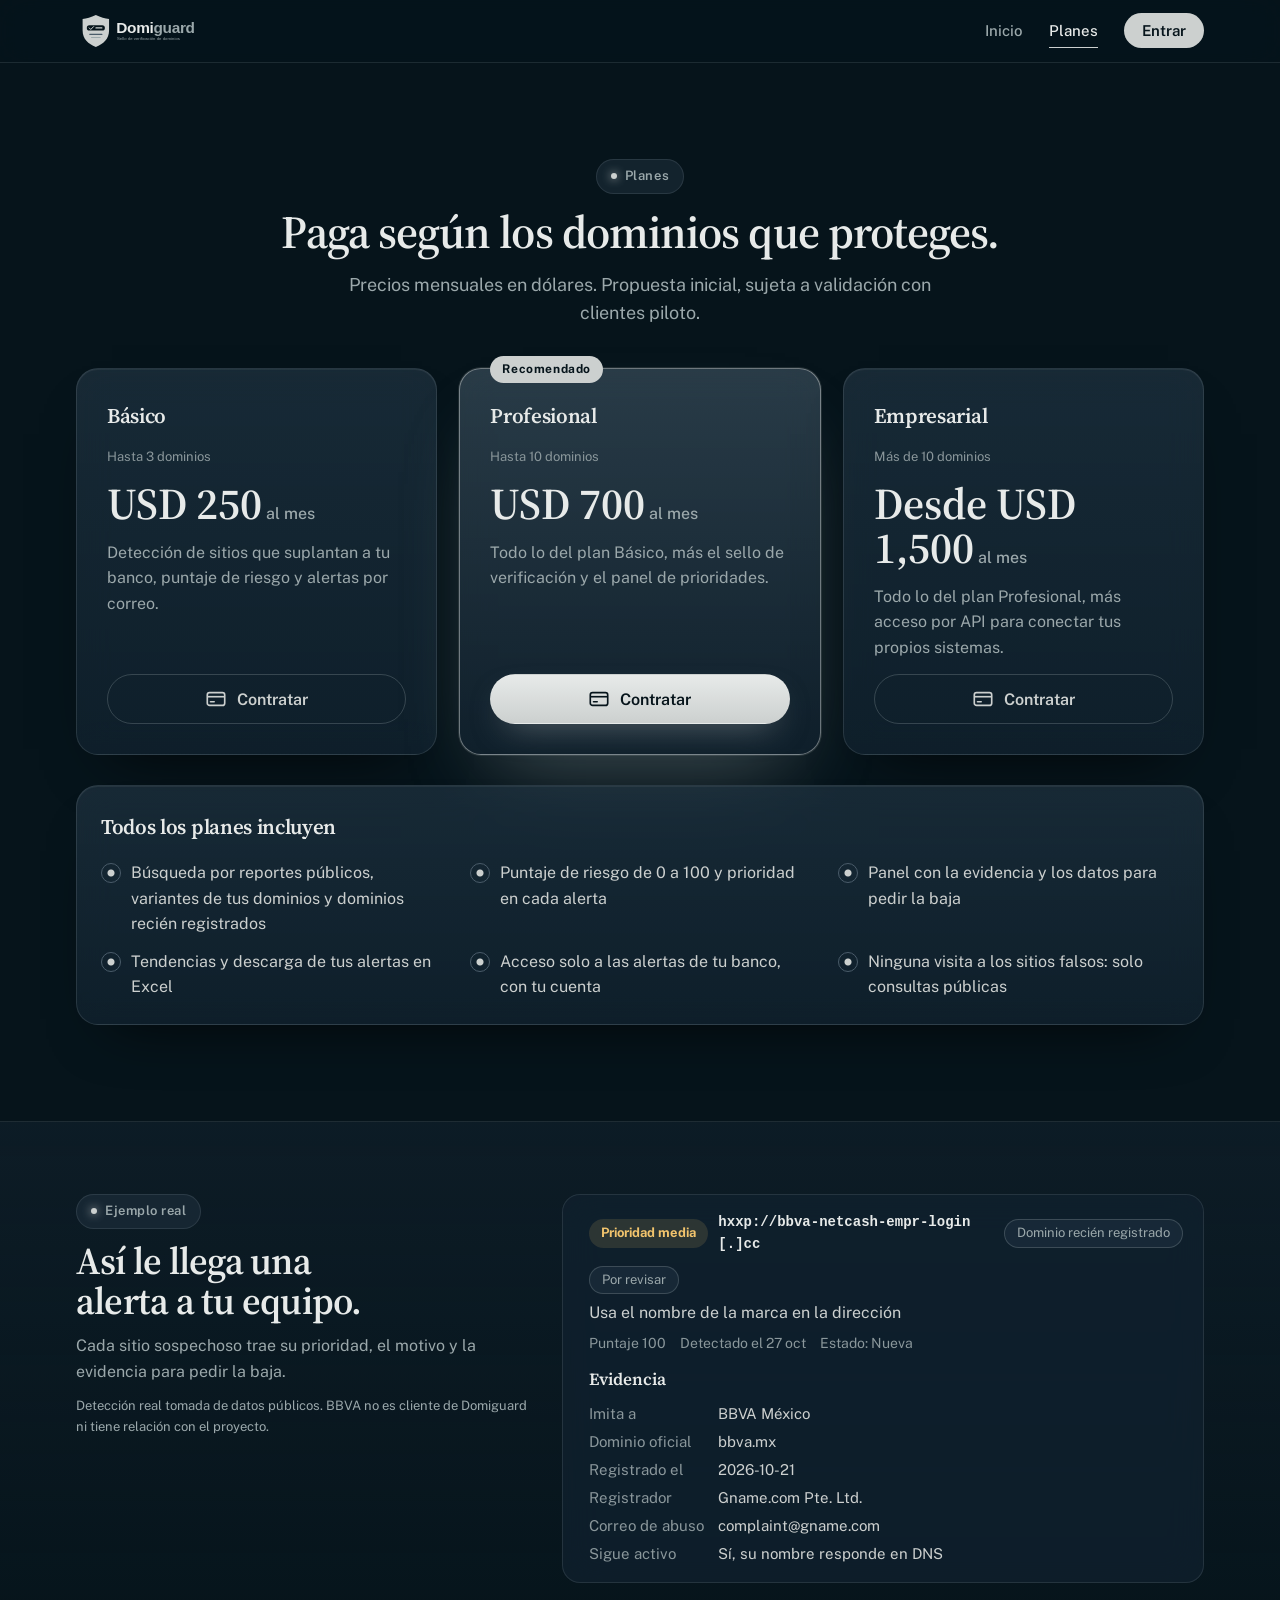
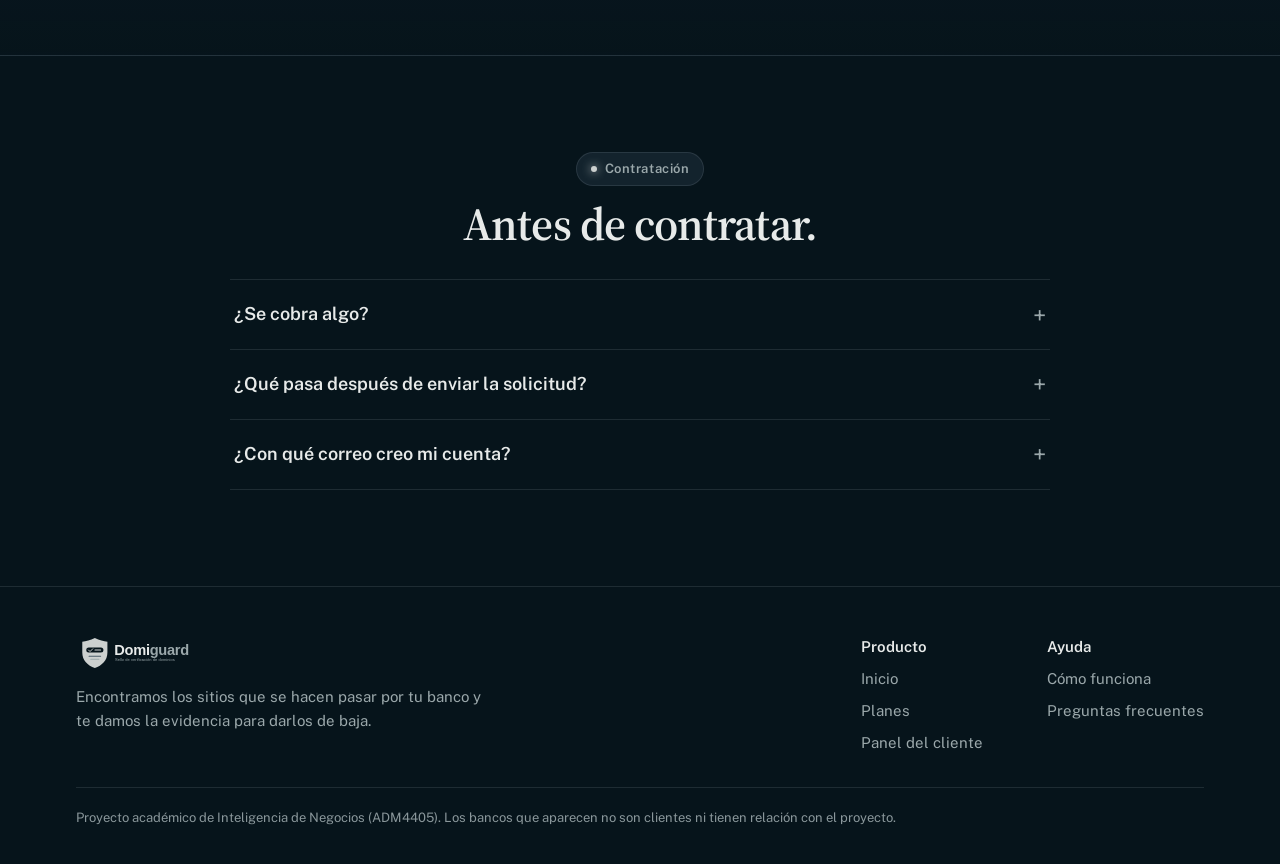
<file: web/planes.html>
<!doctype html>
<html lang="es">
<head>
<meta charset="utf-8">
<meta name="viewport" content="width=device-width,initial-scale=1,viewport-fit=cover">
<title>Planes · Domiguard</title>
<meta name="description" content="Domiguard encuentra los sitios que suplantan a tu marca y te los entrega con evidencia, listos para darlos de baja.">
<meta name="theme-color" content="#06141B">
<!-- vista previa al compartir el enlace (WhatsApp, LinkedIn, Facebook, X) -->
<meta property="og:type" content="website">
<meta property="og:site_name" content="Domiguard">
<meta property="og:locale" content="es_MX">
<meta property="og:title" content="Planes · Domiguard">
<meta property="og:description" content="Domiguard encuentra los sitios que suplantan a tu marca y te los entrega con evidencia, listos para darlos de baja.">
<meta property="og:url" content="https://domiguard.github.io/planes.html">
<meta property="og:image" content="https://domiguard.github.io/img/compartir.png">
<meta property="og:image:width" content="1200">
<meta property="og:image:height" content="630">
<meta property="og:image:alt" content="Domiguard: ve el sitio falso antes que tus clientes">
<meta name="twitter:card" content="summary_large_image">
<link rel="icon" type="image/png" href="img/icono.png">
<link rel="preconnect" href="https://fonts.googleapis.com">
<link href="https://fonts.googleapis.com/css2?family=Public+Sans:wght@400;500;600;700&family=Source+Serif+4:opsz,wght@8..60,500;8..60,600&display=swap" rel="stylesheet">
<link rel="stylesheet" href="styles.css?v=navy-12">
</head>
<body>
<a class="skip" href="#planes">Saltar al contenido</a>

<nav aria-label="Principal"><div class="wrap">
  <a href="index.html" aria-label="Domiguard, inicio"><img src="img/logo-navy.svg" alt="Domiguard, sello de verificación de dominios"></a>
  <ul>
    <li><a class="l" href="index.html">Inicio</a></li>
    <li><a class="l" href="planes.html" aria-current="page">Planes</a></li>
    <li data-menu="cliente" hidden><a class="l" href="tendencias.html">Tendencias</a></li>
    <li data-menu="cliente" hidden><a class="btn-nav" href="panel.html">Panel del cliente</a></li>
    <li data-menu="visitante"><a class="btn-nav" href="panel.html">Entrar</a></li>
  </ul>
</div></nav>

<main>
<section class="blk" id="planes"><div class="wrap">
  <div class="cabeza centro"><div class="eyebrow">Planes</div><h2>Paga según los dominios que proteges.</h2>
    <p class="lead">Precios mensuales en dólares. Propuesta inicial, sujeta a validación con clientes piloto.</p></div>
  <div class="grid" style="grid-template-columns:repeat(auto-fit,minmax(min(100%,280px),1fr));gap:22px;margin-top:10px">
    <div class="card plan"><h3>Básico</h3><div class="tiny">Hasta 3 dominios</div><div class="pr">USD 250<small> al mes</small></div><div>Detección de sitios que suplantan a tu banco, puntaje de riesgo y alertas por correo.</div><button type="button" class="btn p contratar-btn" data-plan="basico" aria-label="Contratar el plan Básico"><svg class="ico" viewBox="0 0 24 24" aria-hidden="true" focusable="false"><rect x="2.5" y="5" width="19" height="14" rx="2.5" fill="none" stroke="currentColor" stroke-width="1.8"/><path d="M2.5 9.5h19" stroke="currentColor" stroke-width="1.8"/><path d="M6 15h4" stroke="currentColor" stroke-width="1.8" stroke-linecap="round"/></svg>Contratar</button></div>
    <div class="card plan top"><h3>Profesional</h3><div class="tiny">Hasta 10 dominios</div><div class="pr">USD 700<small> al mes</small></div><div>Todo lo del plan Básico, más el sello de verificación y el panel de prioridades.</div><button type="button" class="btn p contratar-btn" data-plan="profesional" aria-label="Contratar el plan Profesional"><svg class="ico" viewBox="0 0 24 24" aria-hidden="true" focusable="false"><rect x="2.5" y="5" width="19" height="14" rx="2.5" fill="none" stroke="currentColor" stroke-width="1.8"/><path d="M2.5 9.5h19" stroke="currentColor" stroke-width="1.8"/><path d="M6 15h4" stroke="currentColor" stroke-width="1.8" stroke-linecap="round"/></svg>Contratar</button></div>
    <div class="card plan"><h3>Empresarial</h3><div class="tiny">Más de 10 dominios</div><div class="pr">Desde USD 1,500<small> al mes</small></div><div>Todo lo del plan Profesional, más acceso por API para conectar tus propios sistemas.</div><button type="button" class="btn p contratar-btn" data-plan="empresarial" aria-label="Contratar el plan Empresarial"><svg class="ico" viewBox="0 0 24 24" aria-hidden="true" focusable="false"><rect x="2.5" y="5" width="19" height="14" rx="2.5" fill="none" stroke="currentColor" stroke-width="1.8"/><path d="M2.5 9.5h19" stroke="currentColor" stroke-width="1.8"/><path d="M6 15h4" stroke="currentColor" stroke-width="1.8" stroke-linecap="round"/></svg>Contratar</button></div>
  </div>
  <div id="contratar" class="contratar-caja" hidden aria-live="polite"></div>
  <div class="card">
    <h3 style="margin:0 0 16px">Todos los planes incluyen</h3>
    <ul class="lista-ok" style="display:grid;grid-template-columns:repeat(auto-fit,minmax(min(100%,300px),1fr));gap:12px 28px">
      <li>Búsqueda por reportes públicos, variantes de tus dominios y dominios recién registrados</li>
      <li>Puntaje de riesgo de 0 a 100 y prioridad en cada alerta</li>
      <li>Panel con la evidencia y los datos para pedir la baja</li>
      <li>Tendencias y descarga de tus alertas en Excel</li>
      <li>Acceso solo a las alertas de tu banco, con tu cuenta</li>
      <li>Ninguna visita a los sitios falsos: solo consultas públicas</li>
    </ul>
  </div>
</div></section>
</main>

<section class="cta"><div class="wrap ejemplo">
  <div class="ej-tx"><div class="eyebrow">Ejemplo real</div><h2>Así le llega una alerta a tu equipo.</h2><p>Cada sitio sospechoso trae su prioridad, el motivo y la evidencia para pedir la baja.</p><p class="tiny">Detección real tomada de datos públicos. BBVA no es cliente de Domiguard ni tiene relación con el proyecto.</p></div>
  <article class="al media ej-al" aria-label="Ejemplo de alerta">
    <div class="al-top"><span class="pill p-mid">Prioridad media</span><span class="mono">hxxp://bbva-netcash-empr-login[.]cc</span><span class="tag">Dominio recién registrado</span><span class="tag">Por revisar</span></div>
    <div>Usa el nombre de la marca en la dirección</div>
    <div class="al-meta"><span>Puntaje 100</span><span>Detectado el 27 oct</span><span>Estado: Nueva</span></div>
    <div class="ev"><div><h4>Evidencia</h4><dl>
      <dt>Imita a</dt><dd>BBVA México</dd>
      <dt>Dominio oficial</dt><dd>bbva.mx</dd>
      <dt>Registrado el</dt><dd>2026-10-21</dd>
      <dt>Registrador</dt><dd>Gname.com Pte. Ltd.</dd>
      <dt>Correo de abuso</dt><dd>complaint@gname.com</dd>
      <dt>Sigue activo</dt><dd>Sí, su nombre responde en DNS</dd>
    </dl></div></div>
  </article>
</div></section>

<section class="blk"><div class="wrap">
  <div class="cabeza centro"><div class="eyebrow">Contratación</div><h2>Antes de contratar.</h2></div>
  <div class="faq">
    <details><summary>¿Se cobra algo?</summary><p>No. El pago es de demostración: no se cobra nada ni se piden datos de tarjeta. En una versión comercial iría el pago seguro de un proveedor como Stripe o Mercado Pago.</p></details>
    <details><summary>¿Qué pasa después de enviar la solicitud?</summary><p>Tu solicitud le llega al instante al equipo de Domiguard con tus dominios. Cuando la aceptamos, tus dominios entran a la vigilancia y tu panel se activa.</p></details>
    <details><summary>¿Con qué correo creo mi cuenta?</summary><p>Con el mismo correo que escribas en la solicitud. Así tu cuenta se activa sola con tu banco cuando aceptamos la contratación.</p></details>
  </div>
</div></section>

<footer><div class="wrap">
  <div class="pie-marca"><img src="img/logo-navy.svg" alt="Domiguard"><span>Encontramos los sitios que se hacen pasar por tu banco y te damos la evidencia para darlos de baja.</span></div>
  <div class="pie-cols">
    <div><b>Producto</b><a href="index.html">Inicio</a><a href="planes.html">Planes</a><a href="panel.html">Panel del cliente</a></div>
    <div><b>Ayuda</b><a href="index.html#como">Cómo funciona</a><a href="index.html#preguntas">Preguntas frecuentes</a></div>
  </div>
  <div class="pie-fin">Proyecto académico de Inteligencia de Negocios (ADM4405). Los bancos que aparecen no son clientes ni tienen relación con el proyecto.</div>
</div></footer>

<script src="config.js"></script>
<script src="sesion.js?v=folio-1"></script>
<script src="planes.js?v=planes-1"></script>
</body>
</html>
</file>
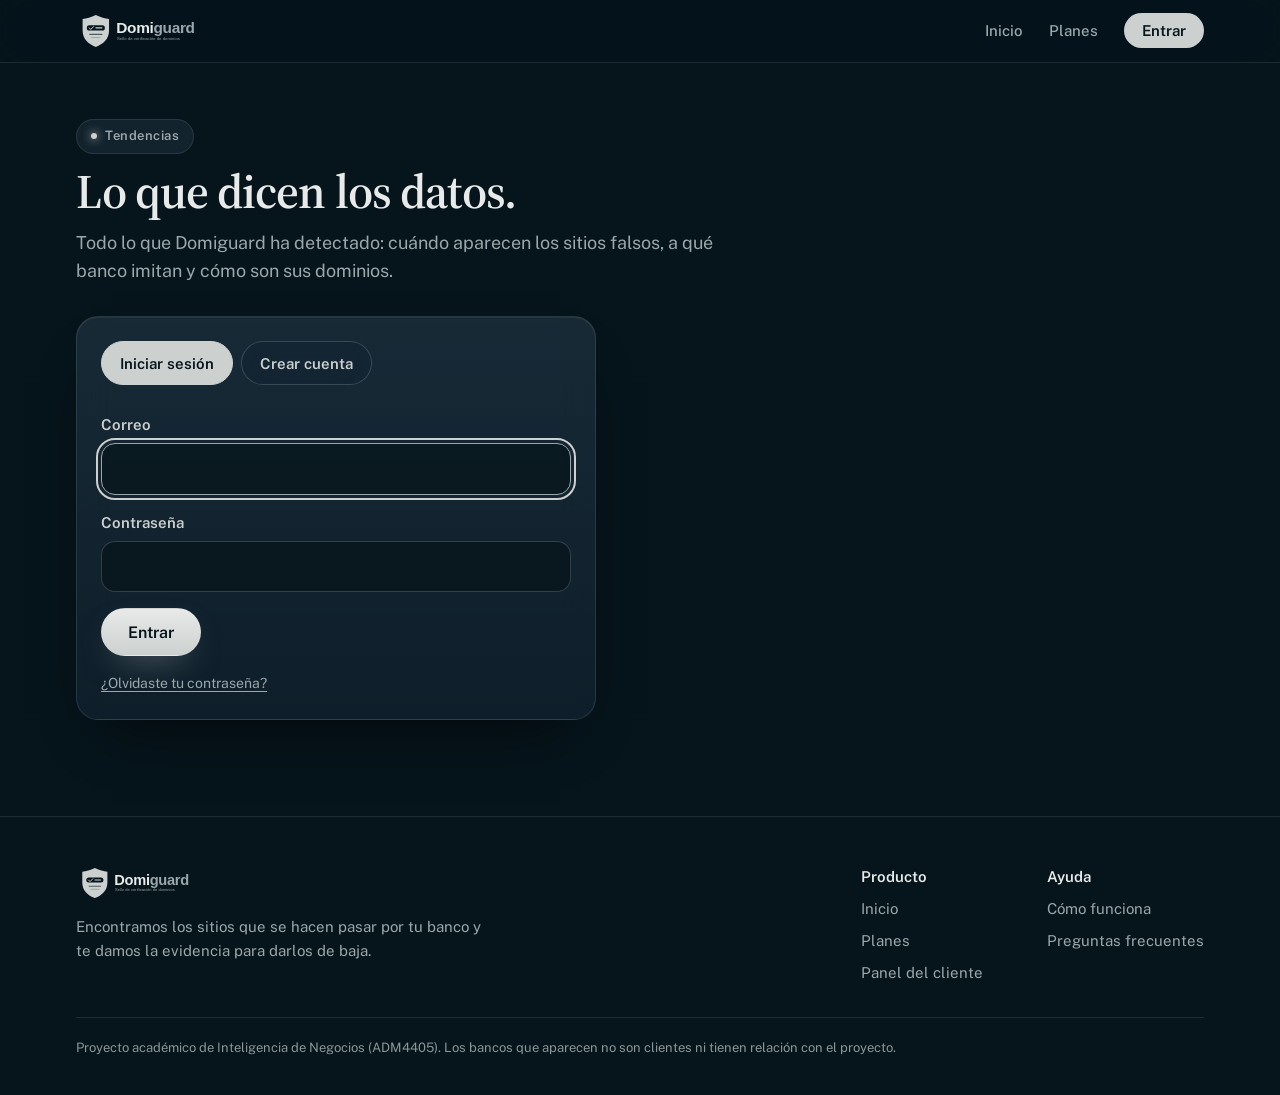
<file: web/tendencias.html>
<!doctype html>
<html lang="es">
<head>
<meta charset="utf-8">
<meta name="viewport" content="width=device-width,initial-scale=1,viewport-fit=cover">
<title>Tendencias · Domiguard</title>
<meta name="description" content="Domiguard encuentra los sitios que suplantan a tu marca y te los entrega con evidencia, listos para darlos de baja.">
<!-- vista previa al compartir el enlace (WhatsApp, LinkedIn, Facebook, X) -->
<meta property="og:type" content="website">
<meta property="og:site_name" content="Domiguard">
<meta property="og:locale" content="es_MX">
<meta property="og:title" content="Tendencias · Domiguard">
<meta property="og:description" content="Domiguard encuentra los sitios que suplantan a tu marca y te los entrega con evidencia, listos para darlos de baja.">
<meta property="og:url" content="https://domiguard.github.io/tendencias.html">
<meta property="og:image" content="https://domiguard.github.io/img/compartir.png">
<meta property="og:image:width" content="1200">
<meta property="og:image:height" content="630">
<meta property="og:image:alt" content="Domiguard: ve el sitio falso antes que tus clientes">
<meta name="twitter:card" content="summary_large_image">
<link rel="icon" type="image/png" href="img/icono.png">
<link rel="preconnect" href="https://fonts.googleapis.com">
<link href="https://fonts.googleapis.com/css2?family=Public+Sans:wght@400;500;600;700&family=Source+Serif+4:opsz,wght@8..60,500;8..60,600&display=swap" rel="stylesheet">
<meta name="theme-color" content="#06141B">
<link rel="stylesheet" href="styles.css?v=navy-12">
</head>
<body>
<a class="skip" href="#tendencias">Saltar al contenido</a>

<nav aria-label="Principal"><div class="wrap">
  <a href="index.html" aria-label="Domiguard, inicio"><img src="img/logo-navy.svg" alt="Domiguard, sello de verificación de dominios"></a>
  <ul>
    <li><a class="l" href="index.html">Inicio</a></li>
    <li><a class="l" href="planes.html">Planes</a></li>
    <li data-menu="cliente" hidden><a class="l" href="tendencias.html" aria-current="page">Tendencias</a></li>
    <li data-menu="cliente" hidden><a class="btn-nav" href="panel.html">Panel del cliente</a></li>
    <li data-menu="visitante"><a class="btn-nav" href="panel.html">Entrar</a></li>
  </ul>
</div></nav>

<main>
<section class="blk interna" id="tendencias"><div class="wrap">
  <div class="pag-cab">
    <div><div class="eyebrow">Tendencias</div><h2>Lo que dicen los datos.</h2><p class="lead">Todo lo que Domiguard ha detectado: cuándo aparecen los sitios falsos, a qué banco imitan y cómo son sus dominios.</p></div>
    <div class="tiny" style="text-align:right"><span id="t-estado">Cargando…</span><div id="sesion-barra" class="sesion-barra"></div></div>
  </div>

  <div id="acceso" hidden></div>
  <div id="contenido" class="pila" hidden>

  <div class="card viz-filtros">
    <div class="field" style="flex:1 1 240px"><label for="t-banco">Banco o fintech</label><select id="t-banco"><option value="">Todos los bancos</option></select></div>
    <div style="flex:2 1 320px"><div class="tiny" id="t-periodo-l">Periodo</div><div class="chips" role="group" aria-labelledby="t-periodo-l" id="t-periodo" style="margin:6px 0 0"></div></div>
  </div>
  <p class="note" style="margin:-8px 0 0">Incluye las alertas que ya no aparecen en el panel (el panel muestra solo las últimas 48 horas). Detecciones reales tomadas de datos públicos; los bancos no son clientes de Domiguard ni tienen relación con el proyecto.</p>

  <div class="grid" id="t-kpis" style="grid-template-columns:repeat(auto-fit,minmax(180px,1fr))"></div>

  <div class="card viz" id="g-estado"><h3>Qué pasó con cada alerta</h3><p class="tiny viz-sub">Según lo que marcaste en el panel.</p></div>
  <div class="card viz" id="g-dias"><h3>Alertas detectadas por día</h3><p class="tiny viz-sub">Según cómo las encontramos.</p></div>
  <div class="viz-dos">
    <div class="card viz" id="g-bancos"><h3>Alertas por banco</h3><p class="tiny viz-sub">Según su prioridad.</p></div>
    <div class="card viz" id="g-edad"><h3>Antigüedad del dominio al detectarlo</h3><p class="tiny viz-sub">Los sitios falsos suelen usar dominios recién registrados.</p></div>
  </div>
  <div class="viz-dos">
    <div class="card viz" id="g-tld"><h3>Terminaciones más usadas</h3><p class="tiny viz-sub">La parte final del dominio, como [.]com o [.]mx.</p></div>
    <div class="card viz" id="g-reg"><h3>Registradores más frecuentes</h3><p class="tiny viz-sub">A quién se le compró el dominio, cuando el registro público lo dice.</p></div>
  </div>
  </div>
</div></section>
</main>

<div class="viz-tip" id="t-tip" role="status" aria-live="polite" hidden></div>

<footer><div class="wrap">
  <div class="pie-marca"><img src="img/logo-navy.svg" alt="Domiguard"><span>Encontramos los sitios que se hacen pasar por tu banco y te damos la evidencia para darlos de baja.</span></div>
  <div class="pie-cols">
    <div><b>Producto</b><a href="index.html">Inicio</a><a href="planes.html">Planes</a><a href="panel.html">Panel del cliente</a></div>
    <div><b>Ayuda</b><a href="index.html#como">Cómo funciona</a><a href="index.html#preguntas">Preguntas frecuentes</a></div>
  </div>
  <div class="pie-fin">Proyecto académico de Inteligencia de Negocios (ADM4405). Los bancos que aparecen no son clientes ni tienen relación con el proyecto.</div>
</div></footer>

<script src="config.js"></script>
<script src="sesion.js?v=folio-1"></script>
<script src="tendencias.js?v=estados-2"></script>
</body>
</html>
</file>
<file: web/styles.css>
/* Domiguard: Midnight Navy. Página siempre oscura.
   Paleta: #06141B fondo · #11212D superficie · #253745 relieve · #4A5C6A líneas · #9BA8AB texto secundario · #CCD0CF texto.
   Los colores de prioridad (rojo, ámbar, verde) solo se usan para prioridad. Titulares en serif, texto en sans. */
:root{
  --n0:#06141B; --n1:#11212D; --n2:#253745; --n3:#4A5C6A; --n4:#9BA8AB; --n5:#CCD0CF; --n6:#E7EAE9;
  /* nombres que usan los scripts */
  --ink:var(--n5); --ink2:var(--n4); --mute:#8A979B; --bg:var(--n0); --steel:var(--n4); --sky:var(--n5); --deep:var(--n0);
  --line:rgba(155,168,171,.16); --line2:rgba(155,168,171,.28); --accent:var(--n5); --accent-soft:rgba(155,168,171,.12);
  --good:#86D9AE; --good-bg:rgba(134,217,174,.12); --warn:#F2C46D; --warn-bg:rgba(242,196,109,.13); --bad:#FF9E94; --bad-bg:rgba(255,122,110,.13);
  --bar-hi:#FF7A6E; --bar-mid:#F2C46D; --bar-lo:#86D9AE;
  --glass:linear-gradient(180deg,rgba(37,55,69,.62),rgba(17,33,45,.82));
  --glass-cell:rgba(17,33,45,.78);
  --glass-edge:rgba(155,168,171,.18);
  --glass-hi:rgba(204,208,207,.07);
  --glass-shadow:0 30px 60px -36px rgba(0,0,0,.85);
  --glass-input:rgba(6,20,27,.7);
  --f-display:'Source Serif 4',Georgia,'Times New Roman',serif;
  --f-body:'Public Sans',system-ui,-apple-system,'Segoe UI',sans-serif;
  --f-mono:ui-monospace,SFMono-Regular,Menlo,Consolas,monospace;
  --blur:blur(18px) saturate(140%);
  --r:22px;
  color-scheme:dark;
}
*{box-sizing:border-box}
html{scroll-behavior:smooth;background:var(--n0)}
body{margin:0;background:var(--n0);color:var(--ink);font-family:var(--f-body);font-size:16px;line-height:1.6;position:relative;min-height:100vh;overflow-x:hidden}
/* luz fija de fondo, como un foco suave sobre la tela azul */
body::before{content:"";position:fixed;inset:0;z-index:-1;pointer-events:none;
  background:radial-gradient(70vmax 46vmax at 18% -8%,rgba(74,92,106,.55),transparent 60%),
             radial-gradient(60vmax 40vmax at 100% 30%,rgba(37,55,69,.5),transparent 62%),
             radial-gradient(50vmax 40vmax at 30% 110%,rgba(37,55,69,.45),transparent 60%)}
h1,h2,h3{font-family:var(--f-display);margin:0;text-wrap:balance;font-weight:600;letter-spacing:-.015em;color:var(--n6)}
p{text-wrap:pretty}
a{color:var(--n5)}
.wrap{max-width:1160px;margin:0 auto;padding-inline:max(16px,env(safe-area-inset-left,0px))}
.skip{position:absolute;left:-999px}.skip:focus{left:8px;top:8px;background:var(--n5);color:var(--n0);padding:8px;z-index:9}
:focus-visible{outline:2px solid var(--n5);outline-offset:3px}
.card,.flow,.al,nav,.chip,.more,.copy,input[type=text],select,.ventana{backdrop-filter:var(--blur);-webkit-backdrop-filter:var(--blur)}

/* navegación */
nav{background:rgba(6,20,27,.72);border-bottom:1px solid var(--line);position:sticky;top:0;z-index:5}
nav .wrap{display:flex;flex-wrap:wrap;align-items:center;justify-content:space-between;gap:12px;padding-block:12px}
nav img{height:38px;width:auto;display:block}
nav ul{display:flex;flex-wrap:wrap;align-items:center;gap:4px 26px;list-style:none;margin:0;padding:0}
nav a.l{color:var(--n4);text-decoration:none;font-weight:500;font-size:15px;padding:8px 0;border-bottom:1px solid transparent;transition:color .2s}
nav a.l:hover{color:var(--n6)}
nav a[aria-current="page"]:not(.btn-nav){color:var(--n6);border-bottom-color:var(--n5)}
nav a.btn-nav{background:var(--n5);color:var(--n0);padding:9px 18px;border-radius:999px;text-decoration:none;font-weight:600;font-size:15px;transition:background .2s}
nav a.btn-nav:hover{background:var(--n6)}

/* botones */
.btns{display:flex;flex-wrap:wrap;gap:12px}
.btn{display:inline-flex;align-items:center;justify-content:center;gap:10px;padding:13px 26px;border-radius:999px;font:600 16px var(--f-body);text-decoration:none;cursor:pointer;border:1px solid transparent;min-height:48px;transition:background .2s,border-color .2s,transform .2s}
.btn:hover{transform:translateY(-1px)}
.btn.p{background:linear-gradient(180deg,var(--n6),var(--n5));color:var(--n0);box-shadow:0 14px 34px -16px rgba(204,208,207,.55)}
.btn.p:hover{background:var(--n6)}
.btn.s{border-color:var(--line2);color:var(--n5);background:rgba(17,33,45,.5)}
.btn.s:hover{border-color:var(--n4);background:rgba(37,55,69,.6)}
.btn:disabled{opacity:.6;cursor:wait;transform:none}

/* etiquetas pequeñas sobre los títulos */
.eyebrow{display:inline-flex;align-items:center;gap:8px;align-self:flex-start;font-size:13px;font-weight:600;letter-spacing:.04em;color:var(--n4);
  padding:6px 14px;border-radius:999px;background:rgba(37,55,69,.45);border:1px solid var(--line)}
.eyebrow::before{content:"";width:6px;height:6px;border-radius:50%;background:var(--n5);box-shadow:0 0 10px var(--n5)}
.centro{text-align:center;align-items:center}
.centro .eyebrow{align-self:center}
.tiny{font-size:13px;color:var(--mute)}
.mono{font-family:var(--f-mono);font-size:14px;word-break:break-all}
.lead{margin:0;color:var(--n4);font-size:18px;max-width:62ch}
.centro .lead{margin-inline:auto}

/* portada centrada con la ventana del panel debajo */
.hero{position:relative;isolation:isolate;overflow:hidden}
.hero .wrap{padding-block:88px 0;display:flex;flex-direction:column;gap:22px}
.hero h1{font-size:68px;line-height:1.02;letter-spacing:-.025em;max-width:15ch;margin-inline:auto}
.hero .tx>p{margin:0 auto;font-size:19px;color:var(--n4);max-width:56ch}
.hero .btns{justify-content:center;margin-top:6px}
/* semicírculo de marcas vigiladas alrededor del escudo (posición con cos/sin del ángulo --a y el radio --r) */
.orbita{--R:min(460px,44vw);position:relative;height:calc(var(--R) + 40px);margin:12px auto 0;width:100%;max-width:1040px;overflow:hidden;
  mask-image:linear-gradient(180deg,#000 90%,transparent);-webkit-mask-image:linear-gradient(180deg,#000 90%,transparent)}
.o-anillos i{position:absolute;left:50%;bottom:0;width:calc(var(--R)*2*var(--k) + 40px);aspect-ratio:1;border-radius:50%;
  border:1px solid rgba(155,168,171,.16);transform:translate(-50%,50%);transition:transform .6s cubic-bezier(.2,.8,.2,1)}
.o-anillos i:nth-child(odd){border-style:dashed;border-color:rgba(155,168,171,.11)}
.o-centro{position:absolute;left:50%;bottom:-40px;width:170px;height:170px;transform:translateX(-50%);border-radius:50%;display:grid;place-items:center;
  background:radial-gradient(closest-side,rgba(155,168,171,.30),rgba(37,55,69,.25) 60%,transparent);}
.o-centro img{width:72px;height:auto;margin-bottom:56px;filter:drop-shadow(0 8px 24px rgba(204,208,207,.35))}
.o-marcas{list-style:none;margin:0;padding:0}
.o-marcas li{position:absolute;left:50%;bottom:0;
  transform:translate(-50%,50%) translate(calc(cos(var(--a))*var(--R)*var(--r)),calc(sin(var(--a))*var(--R)*var(--r)*-1)) translate(var(--mx,0px),var(--my,0px));
  transition:transform .6s cubic-bezier(.2,.8,.2,1)}
.o-chip{display:inline-flex;align-items:center;justify-content:center;gap:8px;height:58px;min-width:58px;padding:0 20px;border-radius:999px;
  background:linear-gradient(180deg,#F3F5F4,#DADFDD);border:1px solid rgba(255,255,255,.7);
  box-shadow:0 16px 34px -14px rgba(0,0,0,.75),inset 0 1px 0 #fff;cursor:default;
  animation:flota 6s ease-in-out infinite;
  transition:transform .35s cubic-bezier(.2,.8,.2,1),box-shadow .35s}
.o-chip:hover{transform:translateY(-6px) scale(1.08);box-shadow:0 22px 44px -16px rgba(0,0,0,.8),0 0 0 6px rgba(204,208,207,.14),inset 0 1px 0 #fff;animation-play-state:paused}
.o-chip b{font:700 16px var(--f-body);letter-spacing:-.01em}
.o-ancho{height:22px;width:auto;max-width:120px}
.o-icono{height:24px;width:24px}
.o-marcas li:nth-child(2) .o-chip{animation-delay:-1s}.o-marcas li:nth-child(3) .o-chip{animation-delay:-2s}.o-marcas li:nth-child(4) .o-chip{animation-delay:-3s}.o-marcas li:nth-child(5) .o-chip{animation-delay:-4s}.o-marcas li:nth-child(6) .o-chip{animation-delay:-5s}
@keyframes flota{0%,100%{translate:0 0}50%{translate:0 -6px}}
.orbita.chica{--R:min(300px,40vw);height:calc(var(--R) + 20px);margin-top:28px}
.o-nota{margin:10px auto 0;text-align:center;font-size:13px;color:var(--mute)}
.escena{position:relative;margin-top:44px;padding-bottom:72px}
.escena::before{content:"";position:absolute;left:50%;top:8%;width:min(92%,980px);height:70%;transform:translateX(-50%);z-index:-1;border-radius:50%;
  background:radial-gradient(closest-side,rgba(155,168,171,.42),rgba(74,92,106,.25) 55%,transparent);filter:blur(40px)}

/* ventana: maqueta del panel con detecciones reales */
.ventana{max-width:980px;margin:0 auto;border-radius:20px;border:1px solid var(--line2);background:linear-gradient(180deg,rgba(17,33,45,.92),rgba(6,20,27,.94));
  box-shadow:0 50px 100px -40px rgba(0,0,0,.9),inset 0 1px 0 rgba(204,208,207,.08);overflow:hidden;text-align:left}
.v-barra{display:flex;align-items:center;gap:8px;padding:12px 16px;border-bottom:1px solid var(--line);font-size:13px;color:var(--mute)}
.v-barra i{width:10px;height:10px;border-radius:50%;background:var(--n3)}
.v-barra span{margin-left:10px}
.v-cuerpo{display:grid;grid-template-columns:200px 1fr;min-height:0}
.v-lado{border-right:1px solid var(--line);padding:16px;display:flex;flex-direction:column;gap:4px;font-size:14px;color:var(--n4)}
.v-lado button{all:unset;cursor:pointer;padding:7px 10px;border-radius:10px;color:var(--n4);transition:background .2s,color .2s}
.v-lado button:hover{color:var(--n6);background:rgba(37,55,69,.35)}
.v-lado button[aria-selected="true"]{color:var(--n6);font-weight:600;background:rgba(37,55,69,.6)}
.v-lado button:focus-visible{outline:2px solid var(--n5);outline-offset:2px}
.v-main[hidden]{display:none}
.v-kpis{display:grid;grid-template-columns:repeat(3,1fr);gap:1px;background:var(--line);border:1px solid var(--line);border-radius:14px;overflow:hidden}
.v-kpis div{background:rgba(17,33,45,.85);padding:12px 14px;display:flex;flex-direction:column;gap:2px}
.v-kpis b{font-family:var(--f-display);font-size:26px;line-height:1.1;color:var(--n6);font-variant-numeric:tabular-nums}
.v-kpis span{font-size:13px;color:var(--n4)}
.v-graf{display:grid;grid-template-columns:repeat(auto-fit,minmax(min(100%,260px),1fr));gap:12px}
.v-bloque{display:flex;flex-direction:column;gap:10px;padding:14px;border:1px solid var(--line);border-radius:14px;background:rgba(17,33,45,.7)}
.v-sub{font-size:13px;font-weight:600;color:var(--n5)}
.v-bloque .barra{grid-template-columns:minmax(90px,150px) 1fr auto;font-size:13px;gap:10px}
.v-bloque .barra i{height:8px}
.v-main{padding:18px;display:flex;flex-direction:column;gap:10px;min-width:0}
.v-tit{display:flex;justify-content:space-between;align-items:baseline;gap:10px;flex-wrap:wrap}
.v-tit strong{font-family:var(--f-display);font-size:20px;color:var(--n6);font-weight:600}
.v-fila{display:grid;grid-template-columns:auto 1fr auto;gap:6px 14px;align-items:center;padding:12px 14px;border-radius:14px;border:1px solid var(--line);background:rgba(17,33,45,.7)}
.v-fila .mono{font-size:13px;color:var(--n5);font-weight:600}
.v-fila .tiny{grid-column:2/4}
.v-fila .pill{justify-self:start}
.v-nota{font-size:12px;color:var(--mute);padding:0 18px 14px}

/* cifras en vivo (salen de la última revisión del robot) */
.cifras{display:grid;grid-template-columns:repeat(auto-fit,minmax(min(100%,220px),1fr));gap:1px;background:var(--line);border-block:1px solid var(--line)}
.cifras>div{background:var(--n0);padding:28px 24px;display:flex;flex-direction:column;gap:4px;text-align:center}
.cifras b{font-family:var(--f-display);font-size:40px;font-weight:600;line-height:1.05;color:var(--n6);font-variant-numeric:lining-nums tabular-nums}
.cifras span{color:var(--n4);font-size:15px}

/* secciones */
section.blk{padding-block:96px}
section.blk>.wrap{display:flex;flex-direction:column;gap:30px}
.cabeza{display:flex;flex-direction:column;gap:14px}
h2{font-size:46px;line-height:1.06;letter-spacing:-.02em}
h3{font-size:21px;margin-bottom:10px}
section.interna{padding-block:56px 96px}
section.alt{background:linear-gradient(180deg,rgba(17,33,45,.55),rgba(17,33,45,.2));border-block:1px solid var(--line)}

/* tarjetas */
.card{background:var(--glass);border:1px solid var(--glass-edge);border-radius:var(--r);padding:24px;min-width:0;box-shadow:inset 0 1px 0 var(--glass-hi),var(--glass-shadow)}
.grid{display:grid;grid-template-columns:repeat(auto-fit,minmax(220px,1fr));gap:18px}
.flow{display:grid;grid-template-columns:repeat(auto-fit,minmax(min(100%,240px),1fr));gap:18px}
.flow .card{display:flex;flex-direction:column;gap:10px;padding:26px 24px}
.flow b{font-family:var(--f-display);font-size:20px;font-weight:600;line-height:1.25;color:var(--n6)}
.flow span{color:var(--n4)}
.num{font-family:var(--f-mono);font-size:13px;color:var(--n4);border:1px solid var(--line2);border-radius:999px;padding:2px 10px;align-self:flex-start}

/* filas: texto a un lado, maqueta al otro (se alternan) */
.fila{display:grid;grid-template-columns:1fr 1.15fr;gap:56px;align-items:center}
.fila.inv>.fila-tx{order:2}
.fila-tx{display:flex;flex-direction:column;gap:16px;min-width:0}
.fila-tx p{margin:0;color:var(--n4);font-size:17px}
.fila-vis{min-width:0}
.lista-ok{margin:0;padding:0;list-style:none;display:flex;flex-direction:column;gap:10px;color:var(--n5)}
.lista-ok li{display:flex;gap:10px;align-items:flex-start}
.lista-ok li::before{content:"";flex:none;width:18px;height:18px;margin-top:3px;border-radius:50%;border:1px solid var(--n3);
  background:radial-gradient(circle,var(--n5) 0 3px,transparent 4px)}
.caminos{display:flex;flex-direction:column;gap:12px}
.camino{display:grid;grid-template-columns:44px 1fr;gap:4px 16px;align-items:center;padding:18px 20px}
.camino svg{grid-row:span 2;width:44px;height:44px;padding:10px;border-radius:12px;background:rgba(37,55,69,.7);border:1px solid var(--line);color:var(--n5)}
.camino b{color:var(--n6);font-weight:600}
.camino span{color:var(--n4);font-size:15px}
.barras{display:flex;flex-direction:column;gap:14px;padding:26px}
.barra{display:grid;grid-template-columns:minmax(120px,170px) 1fr auto;gap:12px;align-items:center;font-size:15px;color:var(--n4)}
.barra i{display:block;height:12px;border-radius:999px;background:linear-gradient(90deg,var(--n3),var(--n5))}
.barra b{color:var(--n6);font-variant-numeric:tabular-nums}

/* preguntas frecuentes */
.faq{display:flex;flex-direction:column;max-width:820px;margin:0 auto;width:100%;border-top:1px solid var(--line)}
.faq details{border-bottom:1px solid var(--line)}
.faq summary{cursor:pointer;list-style:none;display:flex;justify-content:space-between;gap:16px;align-items:center;padding:20px 4px;font-size:18px;font-weight:600;color:var(--n6);min-height:44px}
.faq summary::-webkit-details-marker{display:none}
.faq summary::after{content:"+";font:400 24px var(--f-body);color:var(--n4);transition:transform .2s}
.faq details[open] summary::after{transform:rotate(45deg)}
.faq p{margin:0;padding:0 4px 20px;color:var(--n4);max-width:70ch}

/* llamada final */
.final{position:relative;isolation:isolate;overflow:hidden;text-align:center;border-top:1px solid var(--line)}
.final::before{content:"";position:absolute;left:50%;top:50%;width:900px;height:420px;transform:translate(-50%,-50%);z-index:-1;border-radius:50%;
  background:radial-gradient(closest-side,rgba(155,168,171,.28),transparent);filter:blur(30px)}
.final .wrap{padding-block:110px;display:flex;flex-direction:column;align-items:center;gap:20px}
.final h2{font-size:56px;max-width:16ch}
.final p{margin:0;color:var(--n4);font-size:18px;max-width:52ch}

/* pie */
footer{border-top:1px solid var(--line);padding-block:48px 36px;color:var(--n4);font-size:15px}
footer .wrap{display:flex;flex-wrap:wrap;gap:32px 56px;justify-content:space-between}
footer img{height:36px;width:auto;align-self:flex-start}
.pie-marca{display:flex;flex-direction:column;gap:14px;max-width:420px}
.pie-cols{display:flex;flex-wrap:wrap;gap:32px 64px}
.pie-cols div{display:flex;flex-direction:column;gap:8px}
.pie-cols b{color:var(--n6);font-weight:600}
.pie-cols a{color:var(--n4);text-decoration:none}.pie-cols a:hover{color:var(--n6)}
.pie-fin{flex-basis:100%;border-top:1px solid var(--line);padding-top:20px;font-size:13px;color:var(--mute)}

/* indicadores */
.kpi .v{font-family:var(--f-display);font-size:40px;font-weight:600;line-height:1.05;color:var(--n6);font-variant-numeric:lining-nums tabular-nums}
.kpi .l{color:var(--n4);font-size:15px;margin-top:6px}
#m-kpis,#t-kpis{gap:1px;background:var(--line);border:1px solid var(--glass-edge);border-radius:var(--r);overflow:hidden}
#m-kpis .card,#t-kpis .card{background:var(--n1);border:0;border-radius:0;box-shadow:none;backdrop-filter:none;-webkit-backdrop-filter:none;padding:24px}
.note{color:var(--mute);font-size:14px;margin-top:12px;max-width:90ch}

/* encabezado de las páginas internas */
.pag-cab{display:flex;flex-wrap:wrap;gap:16px;justify-content:space-between;align-items:flex-end}
.pag-cab>div:first-child{display:flex;flex-direction:column;gap:12px}
.pag-cab h2{font-size:48px}
.pag-cab .lead{margin-top:0}

/* controles */
.chips{display:flex;flex-wrap:wrap;gap:8px;margin-bottom:14px}
.chip,.more{border:1px solid var(--line2);background:rgba(17,33,45,.6);color:var(--n5);border-radius:999px;padding:9px 18px;font:600 15px var(--f-body);cursor:pointer;min-height:44px;transition:background .2s,color .2s,border-color .2s}
.chip:hover,.more:hover{border-color:var(--n4)}
.chip[aria-pressed="true"]{background:var(--n5);color:var(--n0);border-color:var(--n5)}
.more{border-radius:999px;margin-top:14px}
.form{display:flex;flex-wrap:wrap;gap:16px}
.field{flex:1 1 170px;min-width:0;display:flex;flex-direction:column;gap:6px}
.field label{font-weight:600;font-size:15px;color:var(--n5)}
input[type=text],input[type=email],input[type=password],input[type=search],select,textarea{font:inherit;color:var(--n5);background:var(--glass-input);padding:12px 14px;border:1px solid var(--line2);border-radius:14px;width:100%;min-height:48px}
input::placeholder,textarea::placeholder{color:var(--mute)}
input:focus,select:focus,textarea:focus{border-color:var(--n4)}
select option{color:var(--n5);background:var(--n1)}

/* prioridad y estado */
.pill{display:inline-block;min-width:44px;text-align:center;padding:4px 12px;border-radius:999px;font-weight:700;font-size:13px}
.p-hi{background:var(--bad-bg);color:var(--bad)}.p-mid{background:var(--warn-bg);color:var(--warn)}.p-lo{background:var(--good-bg);color:var(--good)}
.spread{display:flex;justify-content:space-between;gap:12px;flex-wrap:wrap;align-items:baseline}
.empty{padding:26px;text-align:center;color:var(--n4)}
.msg{border-radius:14px;padding:13px 15px;font-size:15px}
.msg.ok{background:var(--good-bg);color:#A8E6C4}.msg.no{background:var(--bad-bg);color:#FFB8B0}

/* alertas */
.alerts{display:flex;flex-direction:column;gap:12px}
.al{border:1px solid var(--line);border-radius:18px;padding:16px 20px;background:rgba(17,33,45,.78);display:flex;flex-direction:column;gap:6px}
.al-top{display:flex;flex-wrap:wrap;gap:10px;align-items:center;padding-left:6px}
.al-top .mono{flex:1 1 260px;min-width:0;font-weight:600;color:var(--n6)}
.al>div,.al>details{padding-left:6px}
.tag{font-size:13px;border:1px solid var(--line2);border-radius:999px;padding:3px 12px;color:var(--n4);background:rgba(37,55,69,.45)}
.al-meta{font-size:14px;color:var(--mute);display:flex;flex-wrap:wrap;gap:4px 14px}
.al summary{cursor:pointer;font-weight:600;color:var(--n5);padding:8px 0;min-height:44px;display:flex;align-items:center}
.ev{display:grid;grid-template-columns:repeat(auto-fit,minmax(min(100%,260px),1fr));gap:20px;padding-top:6px}
.ev h4{margin:0 0 8px;font-family:var(--f-display);font-size:17px;font-weight:600;color:var(--n6)}
.ev dl{margin:0;display:grid;grid-template-columns:auto 1fr;gap:4px 14px;font-size:15px}
.ev dt{color:var(--mute)}.ev dd{margin:0;word-break:break-word;color:var(--n5)}
.ev ol{margin:0;padding-left:20px;font-size:15px;display:flex;flex-direction:column;gap:6px;color:var(--n5)}
.buscar{margin-bottom:14px;max-width:520px}
input[type=search]::-webkit-search-cancel-button{cursor:pointer;filter:invert(.8)}
.historial{list-style:none;margin:0;padding:0 0 0 18px;border-left:2px solid var(--n3);display:flex;flex-direction:column;gap:12px}
.historial li{position:relative;display:flex;flex-direction:column;gap:1px;font-size:15px}
.historial li::before{content:"";position:absolute;left:-24px;top:6px;width:10px;height:10px;border-radius:50%;background:var(--n4);box-shadow:0 0 0 3px var(--n1)}
.historial .h-cuando{font-size:13px;color:var(--mute)}
.historial .h-que{color:var(--n6)}
.historial .h-quien{font-size:13px;color:var(--n4)}
.historial .h-nota{font-size:14px;color:var(--n5);word-break:break-word}
.h-reporte{margin-top:4px}
.h-reporte summary{cursor:pointer;font-size:14px;color:var(--n5);text-decoration:underline;text-underline-offset:3px}
.h-reporte p{margin:6px 0 0;word-break:break-word}
.h-reporte pre{margin:8px 0 0;padding:12px;max-height:320px;overflow:auto;white-space:pre-wrap;word-break:break-word;font-size:13px;line-height:1.5;
  color:var(--n5);background:rgba(6,20,27,.6);border:1px solid var(--line);border-radius:10px}
.comprobante{align-items:flex-end;padding:14px;border:1px solid var(--line);border-radius:14px}
.comprobante .acciones{flex:1 1 100%}
.marcar{display:flex;flex-direction:column;gap:8px;margin-top:16px;padding-top:14px;border-top:1px solid var(--line)}
.marcar h4{margin:0;font-family:var(--f-display);font-size:17px;font-weight:600;color:var(--n6)}
.marcar p{margin:0}
.marcar .chip{min-height:40px;padding:7px 16px;font-size:14px;display:inline-flex;align-items:center;text-decoration:none}
.marcar .chip:disabled{opacity:.6;cursor:wait}
.copy{margin-top:12px;border:1px solid var(--line2);background:rgba(17,33,45,.6);color:var(--n5);border-radius:999px;padding:10px 18px;font:600 15px var(--f-body);cursor:pointer;min-height:44px}
.copy:hover{border-color:var(--n4)}

/* planes */
.plan{display:flex;flex-direction:column;gap:14px;padding:30px;position:relative}
.plan h3{margin:0}
.plan .pr{font-family:var(--f-display);font-size:44px;font-weight:600;line-height:1;color:var(--n6);font-variant-numeric:lining-nums}
.plan .pr small{font-family:var(--f-body);font-size:16px;font-weight:500;color:var(--n4)}
.plan>div:not(.pr):not(.tiny){color:var(--n4)}
.plan.top{border-color:rgba(204,208,207,.5);background:linear-gradient(180deg,rgba(74,92,106,.55),rgba(17,33,45,.9));box-shadow:0 0 0 1px rgba(204,208,207,.12),0 40px 80px -36px rgba(155,168,171,.45)}
.plan.top::before{content:"Recomendado";position:absolute;top:-13px;left:30px;font-size:12px;font-weight:700;letter-spacing:.05em;background:var(--n5);color:var(--n0);padding:4px 12px;border-radius:999px}
.plan .contratar-btn{margin-top:auto;width:100%}
.plan:not(.top) .contratar-btn{background:transparent;color:var(--n5);border:1px solid var(--line2);box-shadow:none}
.plan:not(.top) .contratar-btn:hover{border-color:var(--n4);background:rgba(37,55,69,.5)}
.ico{width:22px;height:22px;flex:none}
.incluye{display:grid;grid-template-columns:repeat(auto-fit,minmax(min(100%,250px),1fr));gap:12px 28px;padding:28px}
.contratar-caja{scroll-margin-top:90px}
.contratar{max-width:640px;display:flex;flex-direction:column;gap:14px}
.contratar h3,.contratar p{margin:0}
.contratar .paso{text-transform:uppercase;letter-spacing:.06em;font-weight:600}
.contratar .form{flex-direction:column}.contratar .field{flex:none}
.contratar textarea{font-family:var(--f-mono);font-size:15px;resize:vertical}
.aviso-demo{background:var(--warn-bg);color:var(--warn)}
.acciones{display:flex;flex-wrap:wrap;gap:10px}

/* ejemplo de alerta (planes) */
.cta{border-block:1px solid var(--line);background:linear-gradient(180deg,rgba(17,33,45,.6),rgba(6,20,27,.2))}
.cta .wrap{padding-block:72px;display:flex;flex-wrap:wrap;gap:28px;justify-content:space-between;align-items:flex-start}
.cta h2{font-size:38px}.cta p{margin:6px 0 0;color:var(--n4)}
.ej-tx{flex:1 1 300px;min-width:0;display:flex;flex-direction:column;gap:12px}
.ej-tx p{margin:0}
.ej-al{flex:1.4 1 420px;min-width:0}

/* cuentas: acceso al panel y a tendencias */
.pila{display:flex;flex-direction:column;gap:26px}.pila[hidden]{display:none}
.acceso{max-width:520px;display:flex;flex-direction:column;gap:14px}
.acceso .form{flex-direction:column}
.acceso .field{flex:none}
.acceso .btn{align-self:flex-start;text-align:center}
.acceso .msg{margin:0}
.acceso p{margin:0;color:var(--n4)}
.enlace{all:unset;cursor:pointer;align-self:flex-start;color:var(--n4);font-size:14px;text-decoration:underline;text-underline-offset:3px}
.enlace:hover{color:var(--n6)}
.enlace:focus-visible{outline:2px solid var(--n5);outline-offset:3px;border-radius:4px}
.sesion-barra{display:flex;flex-wrap:wrap;gap:6px 12px;justify-content:flex-end;align-items:center;margin-top:4px}
.sesion-barra:empty{display:none}
.salir{border:1px solid var(--line2);background:rgba(17,33,45,.6);color:var(--n5);border-radius:999px;padding:6px 14px;font:600 13px var(--f-body);cursor:pointer;min-height:36px}
.salir:hover{border-color:var(--n4)}
/* panel: descarga en Excel con un icono, arriba a la derecha de los filtros */
.con-descarga{position:relative;padding-right:84px}
.descargar-ico{position:absolute;top:18px;right:18px;width:46px;height:46px;display:inline-flex;align-items:center;justify-content:center;
  border:1px solid var(--line2);border-radius:14px;background:rgba(17,33,45,.6);color:var(--n5);cursor:pointer;transition:border-color .2s,background .2s}
.descargar-ico:hover{border-color:var(--n4);background:rgba(37,55,69,.6)}
.descargar-ico:disabled{opacity:.4;cursor:default}
.descargar-ico svg{width:22px;height:22px}

/* tendencias: gráficas. Colores revisados contra la superficie #11212D (contraste 3:1 o más) */
:root{
  --viz-surface:var(--n1);
  --viz-1:#3987e5; --viz-2:#d95926; --viz-3:#199e70; --viz-4:#c98500;           /* canales, en orden fijo */
  --viz-p-alta:#b7d3f6; --viz-p-media:#6fa6ea; --viz-p-baja:#3a73c4;             /* prioridad: un solo tono */
  --viz-grid:rgba(155,168,171,.12); --viz-base:rgba(155,168,171,.34);
}
.viz{background:var(--viz-surface);display:flex;flex-direction:column;gap:10px}
.viz h3{margin:0}
.viz-sub{margin:-6px 0 4px}
.viz-filtros{display:flex;flex-wrap:wrap;gap:20px;align-items:flex-end}
.viz-dos{display:grid;grid-template-columns:repeat(auto-fit,minmax(min(100%,420px),1fr));gap:18px}
.viz-svg{width:100%;height:auto;display:block;overflow:visible}
.viz-grid{stroke:var(--viz-grid);stroke-width:1}
.viz-base{stroke:var(--viz-base);stroke-width:1}
.viz-eje{fill:var(--mute);font:12px var(--f-body);font-variant-numeric:tabular-nums}
.viz-cat{fill:var(--n4);font:13px var(--f-body)}
.viz-val{fill:var(--n5);font:600 13px var(--f-body);font-variant-numeric:tabular-nums}
.viz-hit{fill:transparent;cursor:default}
.viz-hit:hover{fill:var(--accent-soft)}
.viz-ley{display:flex;flex-wrap:wrap;gap:6px 16px;font-size:14px;color:var(--n4)}
.viz-ley-i{display:inline-flex;align-items:center;gap:6px}
.viz-sw{display:inline-block;width:12px;height:12px;border-radius:3px;flex:none}
.viz-tip{position:fixed;z-index:20;pointer-events:none;background:rgba(17,33,45,.95);backdrop-filter:var(--blur);-webkit-backdrop-filter:var(--blur);
  border:1px solid var(--line2);border-radius:14px;padding:10px 14px;font-size:14px;color:var(--n5);box-shadow:var(--glass-shadow);max-width:280px}
.viz-tip b{display:block;margin-bottom:4px}
.viz-tip-f{display:flex;align-items:center;gap:8px}.viz-tip-f span{flex:1}.viz-tip-f strong{font-variant-numeric:tabular-nums}
.viz-tabla summary{cursor:pointer;font-weight:600;color:var(--n5);min-height:44px;display:flex;align-items:center}
.viz-tabla table{width:100%;border-collapse:collapse;font-size:14px}
.viz-tabla th,.viz-tabla td{text-align:left;padding:6px 8px;border-bottom:1px solid var(--line)}
.viz-tabla td.num,.viz-tabla th:not(:first-child){text-align:right;font-variant-numeric:tabular-nums}
@media (forced-colors:active){.viz-svg path{stroke:CanvasText;stroke-width:1}}

/* celular y tableta */
@media (max-width:900px){
  .fila{grid-template-columns:1fr;gap:28px}
  .fila.inv>.fila-tx{order:0}
  .v-cuerpo{grid-template-columns:1fr}
  .v-lado{flex-direction:row;border-right:0;border-bottom:1px solid var(--line);padding:10px 14px}
}
@media (max-width:560px){
  .orbita{--R:37vw;margin-top:16px;height:calc(var(--R) + 56px)}
  /* en celular: 3 marcas afuera y 3 adentro para que no se encimen */
  .o-marcas li:nth-child(1){--a:145deg !important;--r:1 !important}
  .o-marcas li:nth-child(2){--a:90deg !important;--r:1.08 !important}
  .o-marcas li:nth-child(4){--a:35deg !important;--r:1 !important}
  .o-marcas li:nth-child(5){--a:166deg !important;--r:.56 !important}
  .o-marcas li:nth-child(3){--a:90deg !important;--r:.74 !important}
  .o-marcas li:nth-child(6){--a:14deg !important;--r:.56 !important}
  .o-chip{height:36px;min-width:36px;padding:0 10px;gap:5px}
  .o-chip b{font-size:12px}
  .o-ancho{height:13px;max-width:66px}
  .o-icono{height:16px;width:16px}
  .o-centro{width:120px;height:120px;bottom:-30px}
  .o-centro img{width:48px;margin-bottom:40px}
  .hero .wrap{padding-block:56px 0}
  .hero h1{font-size:42px}
  .hero .tx>p{font-size:17px}
  h2,.pag-cab h2{font-size:34px}
  .final h2{font-size:38px}
  section.blk{padding-block:64px}
  .final .wrap{padding-block:72px}
  .v-fila{grid-template-columns:1fr auto}
  .v-fila .mono{grid-column:1/3;order:-1}
  .v-fila .tiny{grid-column:1/3}
  .barra{grid-template-columns:1fr auto}
  .barra i{grid-column:1/3;order:2}
  .cifras b{font-size:34px}
}
@media (prefers-reduced-motion:reduce){*{transition:none !important;scroll-behavior:auto !important}.o-chip{animation:none}}
@supports not ((backdrop-filter:blur(1px)) or (-webkit-backdrop-filter:blur(1px))){
  nav{background:var(--n0)}
}
@media (prefers-reduced-transparency:reduce){
  .card,.flow,.al,nav,.chip,.more,.copy,input[type=text],select,.ventana{backdrop-filter:none;-webkit-backdrop-filter:none}
  nav{background:var(--n0)}
}
/* lo marcado como oculto queda oculto aunque su clase le dé otro display (botones del menú según la cuenta) */
[hidden]{display:none !important}
</file>
